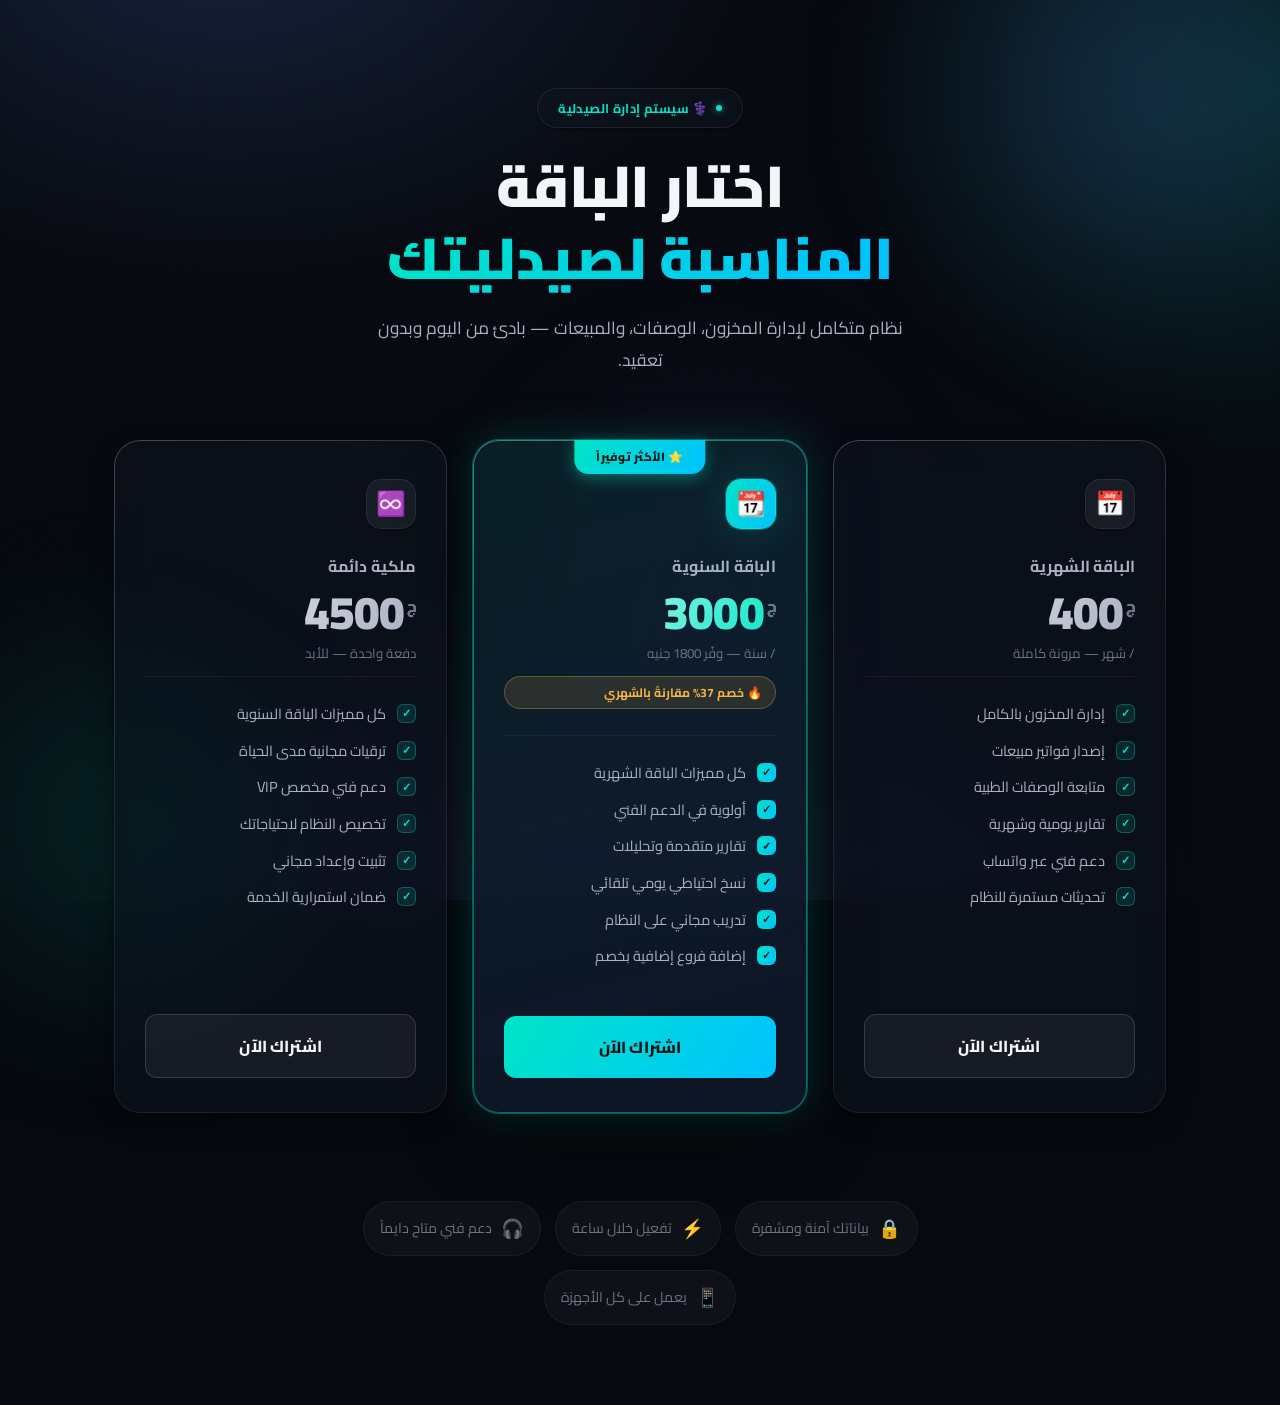
<file: NEW pharmacy-subscriptions.html>
<!DOCTYPE html>
<html lang="ar" dir="rtl">
<head>
  <meta charset="UTF-8" />
  <meta name="viewport" content="width=device-width, initial-scale=1.0" />
  <title>اشتراك سيستم الصيدلية</title>
  <link rel="preconnect" href="https://fonts.googleapis.com">
  <link rel="preconnect" href="https://fonts.gstatic.com" crossorigin>
  <link href="https://fonts.googleapis.com/css2?family=Cairo:wght@400;500;600;700;800;900&family=DM+Mono:wght@400;500&display=swap" rel="stylesheet" />
  <style>
    *, *::before, *::after { box-sizing: border-box; margin: 0; padding: 0; }

    /* ============================================================
       DESIGN TOKENS — matches pharmacy-admin.html system
       ============================================================ */
    :root {
      --bg-0:        #06090F;
      --bg-1:        #090D16;

      --surface:        rgba(255,255,255,.035);
      --surface-2:      rgba(255,255,255,.055);
      --surface-hover:  rgba(255,255,255,.075);
      --glass:          rgba(16,20,32,.55);
      --glass-strong:   rgba(13,17,28,.72);

      --border:         rgba(255,255,255,.08);
      --border-soft:    rgba(255,255,255,.05);
      --border-strong:  rgba(255,255,255,.14);

      --text:           #F3F5F9;
      --text-secondary: #A9B2C3;
      --text-muted:     #6B7488;

      --primary:        #5B8CFF;
      --primary-2:      #8B6CFF;
      --accent:         #00E5C7;
      --accent-2:       #00C2FF;
      --gold:           #F5B544;

      --success:        #34D399;
      --warn:            #FBBF52;
      --danger:          #FB7185;

      --grad-primary:    linear-gradient(135deg, #5B8CFF 0%, #8B6CFF 60%, #00E5C7 130%);
      --grad-accent:     linear-gradient(120deg, #00E5C7 0%, #00C2FF 100%);
      --grad-gold:       linear-gradient(120deg, #F5B544 0%, #F97B6B 100%);
      --grad-text:       linear-gradient(120deg, #F3F5F9 0%, #A9B2C3 100%);

      --glow-primary:    0 0 0 1px rgba(91,140,255,.4), 0 0 40px rgba(91,140,255,.22);
      --glow-accent:     0 0 0 1px rgba(0,229,199,.35), 0 0 40px rgba(0,229,199,.18);
      --glow-soft:       0 0 32px rgba(91,140,255,.12);

      --shadow-sm:   0 1px 2px rgba(0,0,0,.4);
      --shadow-md:   0 8px 24px rgba(0,0,0,.35), 0 2px 6px rgba(0,0,0,.25);
      --shadow-lg:   0 24px 60px rgba(0,0,0,.5), 0 8px 20px rgba(0,0,0,.3);
      --shadow-xl:   0 40px 100px rgba(0,0,0,.55), 0 0 1px rgba(255,255,255,.08) inset;

      --radius-sm:   8px;
      --radius-md:   12px;
      --radius-lg:   18px;
      --radius-xl:   26px;
      --radius-full: 999px;

      --ease:        cubic-bezier(.16,1,.3,1);
      --ease-spring: cubic-bezier(.34,1.56,.64,1);
    }

    html { scroll-behavior: smooth; }

    body {
      font-family: 'Cairo', sans-serif;
      background: var(--bg-0);
      color: var(--text);
      min-height: 100vh;
      direction: rtl;
      position: relative;
      overflow-x: hidden;
      -webkit-font-smoothing: antialiased;
    }

    ::selection { background: rgba(91,140,255,.35); color: #fff; }
    ::-webkit-scrollbar { width: 9px; height: 9px; }
    ::-webkit-scrollbar-track { background: transparent; }
    ::-webkit-scrollbar-thumb { background: rgba(255,255,255,.12); border-radius: 99px; border: 2px solid transparent; background-clip: padding-box; }
    ::-webkit-scrollbar-thumb:hover { background: rgba(255,255,255,.22); background-clip: padding-box; }

    /* ── AMBIENT BACKGROUND ── */
    .bg-mesh {
      position: fixed; inset: 0; z-index: 0; pointer-events: none;
      background:
        radial-gradient(900px 600px at 18% -8%, rgba(91,140,255,.18), transparent 60%),
        radial-gradient(800px 700px at 100% 10%, rgba(0,229,199,.13), transparent 55%),
        radial-gradient(1000px 800px at 50% 115%, rgba(139,108,255,.12), transparent 60%),
        var(--bg-0);
    }
    .bg-noise {
      position: fixed; inset: 0; z-index: 0; pointer-events: none;
      opacity: .035; mix-blend-mode: overlay;
      background-image: url("data:image/svg+xml,%3Csvg xmlns='http://www.w3.org/2000/svg' width='160' height='160'%3E%3Cfilter id='n'%3E%3CfeTurbulence type='fractalNoise' baseFrequency='0.9' numOctaves='2' stitchTiles='stitch'/%3E%3C/filter%3E%3Crect width='100%25' height='100%25' filter='url(%23n)'/%3E%3C/svg%3E");
    }
    .orb {
      position: fixed; border-radius: 50%; filter: blur(100px);
      pointer-events: none; z-index: 0; opacity: .55;
      animation: float-orb 18s ease-in-out infinite;
    }
    .orb-1 { width: 460px; height: 460px; top: -140px; right: -100px; background: radial-gradient(circle, rgba(91,140,255,.5), transparent 70%); animation-delay: 0s; }
    .orb-2 { width: 400px; height: 400px; bottom: -120px; left: -80px; background: radial-gradient(circle, rgba(0,229,199,.4), transparent 70%); animation-delay: -6s; }
    .orb-3 { width: 340px; height: 340px; top: 42%; left: 42%; background: radial-gradient(circle, rgba(139,108,255,.32), transparent 70%); animation-delay: -12s; }

    @keyframes float-orb {
      0%, 100% { transform: translate(0,0) scale(1); }
      33%      { transform: translate(24px,-32px) scale(1.07); }
      66%      { transform: translate(-28px,20px) scale(.95); }
    }
    @keyframes fade-up { from { opacity: 0; transform: translateY(18px); } to { opacity: 1; transform: translateY(0); } }
    @keyframes fade-in { from { opacity: 0; } to { opacity: 1; } }
    @keyframes scale-in { from { opacity: 0; transform: translateY(20px) scale(.97); } to { opacity: 1; transform: translateY(0) scale(1); } }
    @keyframes glow-pulse { 0%, 100% { box-shadow: var(--glow-accent); } 50% { box-shadow: 0 0 0 1px rgba(0,229,199,.5), 0 0 70px rgba(0,229,199,.4); } }
    @keyframes badge-pulse { 0%, 100% { transform: translateX(-50%) scale(1); } 50% { transform: translateX(-50%) scale(1.04); } }
    @keyframes shimmer-text { 0% { background-position: 0% 50%; } 100% { background-position: 200% 50%; } }
    @keyframes cta-pulse { 0%, 100% { box-shadow: 0 4px 20px rgba(0,229,199,.35), 0 0 0 0 rgba(0,229,199,.5); } 50% { box-shadow: 0 4px 28px rgba(0,229,199,.5), 0 0 0 8px rgba(0,229,199,0); } }
    @keyframes check-pop { from { opacity: 0; transform: translateX(8px); } to { opacity: 1; transform: translateX(0); } }
    @keyframes spin { to { transform: rotate(360deg); } }

    /* ── HEADER ── */
    header {
      text-align: center;
      padding: 88px 24px 64px;
      position: relative;
      z-index: 1;
      overflow: hidden;
      animation: fade-up .6s var(--ease) both;
    }
    .badge {
      display: inline-flex;
      align-items: center;
      gap: 7px;
      background: var(--glass);
      backdrop-filter: blur(14px);
      border: 1px solid var(--border);
      color: var(--accent);
      font-size: .8rem;
      font-weight: 700;
      letter-spacing: .03em;
      padding: 7px 20px;
      border-radius: var(--radius-full);
      margin-bottom: 22px;
      box-shadow: var(--shadow-sm);
    }
    .badge .pulse-dot { width: 6px; height: 6px; border-radius: 50%; background: var(--accent); box-shadow: 0 0 8px rgba(0,229,199,.8); animation: glow-pulse 2.4s ease-in-out infinite; }
    header h1 {
      font-size: clamp(2.1rem, 5vw, 3.6rem);
      font-weight: 900;
      line-height: 1.25;
      color: var(--text);
      margin-bottom: 18px;
      letter-spacing: -.01em;
    }
    header h1 span {
      background: linear-gradient(120deg, var(--accent), var(--accent-2), var(--accent));
      background-size: 200% auto;
      -webkit-background-clip: text;
      background-clip: text;
      -webkit-text-fill-color: transparent;
      animation: shimmer-text 4s linear infinite;
    }
    header p {
      font-size: 1.08rem;
      color: var(--text-secondary);
      max-width: 560px;
      margin: 0 auto;
      line-height: 1.85;
    }

    /* ── PLANS GRID ── */
    .plans {
      display: grid;
      grid-template-columns: repeat(auto-fit, minmax(290px, 1fr));
      gap: 26px;
      max-width: 1100px;
      margin: 0 auto;
      padding: 0 24px 88px;
      position: relative;
      z-index: 1;
    }

    .card {
      background: var(--glass);
      backdrop-filter: blur(20px) saturate(140%);
      -webkit-backdrop-filter: blur(20px) saturate(140%);
      border: 1px solid var(--border);
      border-radius: var(--radius-xl);
      padding: 38px 30px 34px;
      display: flex;
      flex-direction: column;
      position: relative;
      box-shadow: var(--shadow-md);
      transition: transform .4s var(--ease), box-shadow .4s var(--ease), border-color .4s var(--ease);
      animation: fade-up .6s var(--ease) both;
    }
    .plans .card:nth-child(1) { animation-delay: .05s; }
    .plans .card:nth-child(2) { animation-delay: .14s; }
    .plans .card:nth-child(3) { animation-delay: .23s; }

    .card::before {
      content: '';
      position: absolute;
      inset: -1px;
      border-radius: inherit;
      padding: 1px;
      background: linear-gradient(150deg, rgba(255,255,255,.18), transparent 45%);
      -webkit-mask: linear-gradient(#000 0 0) content-box, linear-gradient(#000 0 0);
      -webkit-mask-composite: xor;
      mask-composite: exclude;
      pointer-events: none;
    }
    .card:hover {
      transform: translateY(-8px);
      border-color: rgba(91,140,255,.35);
      box-shadow: var(--shadow-lg), var(--glow-soft);
    }

    .card.featured {
      border-color: rgba(0,229,199,.4);
      background: linear-gradient(165deg, rgba(0,229,199,.08) 0%, rgba(91,140,255,.06) 100%), var(--glass-strong);
      box-shadow: var(--glow-accent), var(--shadow-lg);
      animation: fade-up .6s var(--ease) both .14s, glow-pulse 3.4s ease-in-out infinite 1s;
    }
    .card.featured:hover { transform: translateY(-10px) scale(1.015); }

    .ribbon {
      position: absolute;
      top: -1px;
      left: 50%;
      transform: translateX(-50%);
      background: var(--grad-accent);
      color: #06120F;
      font-size: .74rem;
      font-weight: 800;
      padding: 6px 22px;
      border-radius: 0 0 14px 14px;
      white-space: nowrap;
      letter-spacing: .03em;
      box-shadow: 0 4px 16px rgba(0,229,199,.4);
      animation: badge-pulse 2.6s ease-in-out infinite;
    }

    .plan-icon {
      width: 50px; height: 50px;
      background: var(--surface-2);
      border: 1px solid var(--border);
      border-radius: 15px;
      display: flex; align-items: center; justify-content: center;
      font-size: 1.5rem;
      margin-bottom: 22px;
      box-shadow: var(--shadow-sm);
    }
    .card.featured .plan-icon {
      background: var(--grad-accent);
      box-shadow: var(--glow-accent);
    }

    .plan-name {
      font-size: 1rem;
      font-weight: 700;
      color: var(--text-secondary);
      margin-bottom: 8px;
      letter-spacing: .01em;
    }
    .price {
      font-size: 2.9rem;
      font-weight: 900;
      line-height: 1;
      margin-bottom: 6px;
      letter-spacing: -.02em;
      background: var(--grad-text);
      -webkit-background-clip: text;
      background-clip: text;
      -webkit-text-fill-color: transparent;
      display: inline-block;
    }
    .card.featured .price {
      background: linear-gradient(120deg, #fff 0%, var(--accent) 50%, #fff 100%);
      background-size: 220% auto;
      -webkit-background-clip: text;
      background-clip: text;
      -webkit-text-fill-color: transparent;
      animation: shimmer-text 3.5s linear infinite;
    }
    .price sup { font-size: 1rem; font-weight: 700; vertical-align: super; margin-left: 3px; -webkit-text-fill-color: var(--text-muted); }
    .price-note {
      font-size: .83rem;
      color: var(--text-muted);
      margin-bottom: 10px;
    }
    .saving {
      display: inline-flex;
      align-items: center;
      gap: 5px;
      background: rgba(245,181,68,.13);
      border: 1px solid rgba(245,181,68,.3);
      color: var(--gold);
      font-size: .76rem;
      font-weight: 700;
      padding: 4px 13px;
      border-radius: var(--radius-full);
      margin-bottom: 26px;
    }

    .divider {
      border: none;
      border-top: 1px solid var(--border-soft);
      margin-bottom: 26px;
    }

    .features {
      list-style: none;
      margin-bottom: 34px;
      flex: 1;
    }
    .features li {
      display: flex;
      align-items: flex-start;
      gap: 11px;
      font-size: .91rem;
      color: var(--text-secondary);
      margin-bottom: 14px;
      line-height: 1.55;
      opacity: 0;
      animation: check-pop .5s var(--ease) forwards;
    }
    .features li:nth-child(1) { animation-delay: .05s; }
    .features li:nth-child(2) { animation-delay: .12s; }
    .features li:nth-child(3) { animation-delay: .19s; }
    .features li:nth-child(4) { animation-delay: .26s; }
    .features li:nth-child(5) { animation-delay: .33s; }
    .features li:nth-child(6) { animation-delay: .40s; }
    .features li .check {
      width: 19px; height: 19px;
      border-radius: 6px;
      background: rgba(0,229,199,.12);
      border: 1px solid rgba(0,229,199,.3);
      display: flex; align-items: center; justify-content: center;
      flex-shrink: 0;
      margin-top: 1px;
      color: var(--accent);
      font-size: .68rem;
      font-weight: 800;
    }
    .card.featured .features li .check {
      background: var(--grad-accent);
      color: #06120F;
      border-color: transparent;
    }

    .btn-subscribe {
      width: 100%;
      padding: 16px;
      border: none;
      border-radius: var(--radius-md);
      font-family: 'Cairo', sans-serif;
      font-size: 1rem;
      font-weight: 800;
      cursor: pointer;
      transition: transform .2s var(--ease-spring), box-shadow .3s var(--ease), background .2s, border-color .2s;
      letter-spacing: .01em;
      position: relative;
    }
    .btn-subscribe:hover  { transform: translateY(-2px); }
    .btn-subscribe:active { transform: scale(.96); }

    .card:not(.featured) .btn-subscribe {
      background: var(--surface-2);
      color: var(--text);
      border: 1px solid var(--border-strong);
    }
    .card:not(.featured) .btn-subscribe:hover {
      border-color: rgba(0,229,199,.45);
      color: var(--accent);
      background: rgba(0,229,199,.08);
      box-shadow: 0 8px 24px rgba(0,229,199,.12);
    }
    .card.featured .btn-subscribe {
      background: var(--grad-accent);
      color: #06120F;
      animation: cta-pulse 2.6s ease-in-out infinite;
    }
    .card.featured .btn-subscribe:hover { animation: none; box-shadow: 0 10px 32px rgba(0,229,199,.5); }

    /* ── TRUST STRIP ── */
    .trust {
      text-align: center;
      padding: 0 24px 80px;
      color: var(--text-muted);
      font-size: .88rem;
      position: relative;
      z-index: 1;
      animation: fade-up .6s var(--ease) both .3s;
    }
    .trust-items {
      display: flex;
      flex-wrap: wrap;
      justify-content: center;
      gap: 14px;
      max-width: 760px;
      margin: 0 auto;
    }
    .trust-item {
      display: flex; align-items: center; gap: 9px;
      background: var(--surface);
      border: 1px solid var(--border-soft);
      padding: 9px 16px;
      border-radius: var(--radius-full);
      transition: border-color .25s, background .25s, transform .25s var(--ease);
    }
    .trust-item:hover { border-color: rgba(91,140,255,.3); background: var(--surface-hover); transform: translateY(-2px); }
    .trust-item span:first-child { font-size: 1.15rem; }

    /* ── MODAL OVERLAY ── */
    .overlay {
      display: none;
      position: fixed;
      inset: 0;
      background: rgba(4,6,12,.7);
      backdrop-filter: blur(12px);
      -webkit-backdrop-filter: blur(12px);
      z-index: 100;
      align-items: center;
      justify-content: center;
      padding: 16px;
      animation: fade-in .25s var(--ease);
    }
    .overlay.active { display: flex; }

    .modal {
      background: linear-gradient(165deg, #11151F 0%, #0C1019 100%);
      border: 1px solid var(--border-strong);
      border-radius: var(--radius-xl);
      padding: 42px 38px 38px;
      max-width: 500px;
      width: 100%;
      position: relative;
      box-shadow: var(--shadow-xl);
      animation: scale-in .4s var(--ease-spring);
    }

    .modal-close {
      position: absolute;
      top: 18px;
      left: 18px;
      background: var(--surface-2);
      border: 1px solid var(--border);
      color: var(--text-muted);
      width: 34px; height: 34px;
      border-radius: 50%;
      font-size: 1.05rem;
      cursor: pointer;
      display: flex; align-items: center; justify-content: center;
      transition: background .2s, color .2s, transform .2s var(--ease);
    }
    .modal-close:hover { background: var(--surface-hover); color: #fff; transform: rotate(90deg); }

    .modal h2 {
      font-size: 1.45rem;
      font-weight: 800;
      margin-bottom: 7px;
      color: var(--text);
    }
    .modal .subtitle {
      font-size: .89rem;
      color: var(--text-muted);
      margin-bottom: 30px;
    }

    .payment-box {
      background: linear-gradient(135deg, rgba(0,229,199,.08), rgba(91,140,255,.05));
      border: 1px solid rgba(0,229,199,.25);
      border-radius: var(--radius-lg);
      padding: 20px 22px;
      margin-bottom: 26px;
      position: relative;
      overflow: hidden;
    }
    .payment-box .label {
      font-size: .78rem;
      font-weight: 700;
      color: var(--accent);
      margin-bottom: 8px;
      text-transform: uppercase;
      letter-spacing: .05em;
    }
    .payment-row {
      display: flex;
      align-items: center;
      justify-content: space-between;
      margin-bottom: 10px;
    }
    .payment-row:last-child { margin-bottom: 0; }
    .payment-row .val {
      font-size: 1.05rem;
      font-weight: 700;
      color: var(--text);
      font-family: 'DM Mono', monospace;
      letter-spacing: .3px;
    }
    .payment-row .copy-btn {
      background: var(--surface-2);
      border: 1px solid var(--border);
      color: var(--text-secondary);
      font-family: 'Cairo', sans-serif;
      font-size: .75rem;
      font-weight: 700;
      padding: 5px 13px;
      border-radius: var(--radius-sm);
      cursor: pointer;
      transition: background .2s, color .2s, border-color .2s;
    }
    .payment-row .copy-btn:hover { background: rgba(0,229,199,.12); color: var(--accent); border-color: rgba(0,229,199,.4); }
    .amount-highlight {
      font-size: 1.65rem;
      font-weight: 900;
      background: var(--grad-gold);
      -webkit-background-clip: text;
      background-clip: text;
      -webkit-text-fill-color: transparent;
    }

    .form-group { margin-bottom: 18px; position: relative; }
    .form-group label {
      display: block;
      font-size: .82rem;
      font-weight: 700;
      color: var(--text-secondary);
      margin-bottom: 8px;
      letter-spacing: .01em;
    }
    .form-group input {
      width: 100%;
      background: var(--surface);
      border: 1px solid var(--border);
      border-radius: var(--radius-md);
      color: var(--text);
      font-family: 'Cairo', sans-serif;
      font-size: .95rem;
      padding: 13px 16px;
      outline: none;
      transition: border-color .2s var(--ease), background .2s, box-shadow .2s var(--ease);
      direction: rtl;
    }
    .form-group input:focus {
      border-color: rgba(0,229,199,.5);
      background: var(--surface-2);
      box-shadow: 0 0 0 4px rgba(0,229,199,.12);
    }
    .form-group input::placeholder { color: var(--text-muted); }

    .confirm-check {
      display: flex;
      align-items: flex-start;
      gap: 11px;
      margin-bottom: 24px;
      cursor: pointer;
      padding: 13px 14px;
      border-radius: var(--radius-md);
      background: var(--surface);
      border: 1px solid var(--border-soft);
      transition: border-color .2s, background .2s;
    }
    .confirm-check:hover { border-color: var(--border-strong); }
    .confirm-check input[type=checkbox] {
      width: 19px; height: 19px;
      flex-shrink: 0;
      accent-color: var(--accent);
      margin-top: 2px;
      cursor: pointer;
    }
    .confirm-check span {
      font-size: .85rem;
      color: var(--text-secondary);
      line-height: 1.6;
    }

    .btn-submit {
      width: 100%;
      padding: 16px;
      background: var(--grad-accent);
      border: none;
      border-radius: var(--radius-md);
      color: #06120F;
      font-family: 'Cairo', sans-serif;
      font-size: 1rem;
      font-weight: 800;
      cursor: pointer;
      transition: transform .2s var(--ease-spring), box-shadow .3s var(--ease), opacity .2s;
      box-shadow: 0 6px 24px rgba(0,229,199,.32);
    }
    .btn-submit:hover    { transform: translateY(-2px); box-shadow: 0 10px 32px rgba(0,229,199,.45); }
    .btn-submit:active   { transform: scale(.97); }
    .btn-submit:disabled { opacity: .5; cursor: not-allowed; transform: none; box-shadow: none; }

    /* ── SUCCESS ── */
    .success-screen {
      display: none;
      text-align: center;
      padding: 14px 0;
    }
    .success-screen.active { display: block; animation: scale-in .45s var(--ease-spring); }
    .success-icon {
      width: 78px; height: 78px;
      background: var(--grad-accent);
      border-radius: 50%;
      display: flex; align-items: center; justify-content: center;
      font-size: 2.1rem;
      margin: 0 auto 22px;
      box-shadow: var(--glow-accent);
      animation: glow-pulse 2.4s ease-in-out infinite;
    }
    .success-screen h3 {
      font-size: 1.4rem;
      font-weight: 800;
      color: var(--text);
      margin-bottom: 12px;
    }
    .success-screen p {
      color: var(--text-secondary);
      font-size: .93rem;
      line-height: 1.75;
    }

    .form-screen { }

    /* ── ERROR MSG ── */
    .error-msg {
      background: rgba(251,113,133,.1);
      border: 1px solid rgba(251,113,133,.3);
      color: #fca5a5;
      border-radius: var(--radius-md);
      padding: 11px 15px;
      font-size: .82rem;
      margin-bottom: 16px;
      display: none;
      animation: fade-up .3s var(--ease) both;
    }
    .error-msg.active { display: block; }

    /* ── RESPONSIVE ── */
    @media (max-width: 600px) {
      header { padding: 56px 20px 46px; }
      .modal { padding: 36px 24px 30px; }
      .plans { padding: 0 16px 64px; }
      .card { padding: 32px 24px 28px; }
    }
  </style>
</head>
<body>

  <div class="bg-mesh"></div>
  <div class="bg-noise"></div>
  <div class="orb orb-1"></div>
  <div class="orb orb-2"></div>
  <div class="orb orb-3"></div>

  <!-- HEADER -->
  <header>
    <div class="badge"><span class="pulse-dot"></span>⚕️ سيستم إدارة الصيدلية</div>
    <h1>اختار الباقة<br/><span>المناسبة لصيدليتك</span></h1>
    <p>نظام متكامل لإدارة المخزون، الوصفات، والمبيعات — بادئ من اليوم وبدون تعقيد.</p>
  </header>

  <!-- PLANS -->
  <div class="plans">

    <!-- Card 1: Monthly -->
    <div class="card">
      <div class="plan-icon">📅</div>
      <div class="plan-name">الباقة الشهرية</div>
      <div class="price"><sup>ج</sup>400</div>
      <div class="price-note">/ شهر — مرونة كاملة</div>
      <hr class="divider"/>
      <ul class="features">
        <li><span class="check">✓</span>إدارة المخزون بالكامل</li>
        <li><span class="check">✓</span>إصدار فواتير مبيعات</li>
        <li><span class="check">✓</span>متابعة الوصفات الطبية</li>
        <li><span class="check">✓</span>تقارير يومية وشهرية</li>
        <li><span class="check">✓</span>دعم فني عبر واتساب</li>
        <li><span class="check">✓</span>تحديثات مستمرة للنظام</li>
      </ul>
      <button class="btn-subscribe" onclick="openModal('monthly', 400)">اشتراك الآن</button>
    </div>

    <!-- Card 2: Annual (FEATURED) -->
    <div class="card featured">
      <div class="ribbon">⭐ الأكثر توفيراً</div>
      <div class="plan-icon">📆</div>
      <div class="plan-name">الباقة السنوية</div>
      <div class="price"><sup>ج</sup>3000</div>
      <div class="price-note">/ سنة — وفّر 1800 جنيه</div>
      <span class="saving">🔥 خصم 37% مقارنةً بالشهري</span>
      <hr class="divider"/>
      <ul class="features">
        <li><span class="check">✓</span>كل مميزات الباقة الشهرية</li>
        <li><span class="check">✓</span>أولوية في الدعم الفني</li>
        <li><span class="check">✓</span>تقارير متقدمة وتحليلات</li>
        <li><span class="check">✓</span>نسخ احتياطي يومي تلقائي</li>
        <li><span class="check">✓</span>تدريب مجاني على النظام</li>
        <li><span class="check">✓</span>إضافة فروع إضافية بخصم</li>
      </ul>
      <button class="btn-subscribe" onclick="openModal('annual', 3000)">اشتراك الآن</button>
    </div>

    <!-- Card 3: Lifetime -->
    <div class="card">
      <div class="plan-icon">♾️</div>
      <div class="plan-name">ملكية دائمة</div>
      <div class="price"><sup>ج</sup>4500</div>
      <div class="price-note">دفعة واحدة — للأبد</div>
      <hr class="divider"/>
      <ul class="features">
        <li><span class="check">✓</span>كل مميزات الباقة السنوية</li>
        <li><span class="check">✓</span>ترقيات مجانية مدى الحياة</li>
        <li><span class="check">✓</span>دعم فني مخصص VIP</li>
        <li><span class="check">✓</span>تخصيص النظام لاحتياجاتك</li>
        <li><span class="check">✓</span>تثبيت وإعداد مجاني</li>
        <li><span class="check">✓</span>ضمان استمرارية الخدمة</li>
      </ul>
      <button class="btn-subscribe" onclick="openModal('lifetime', 4500)">اشتراك الآن</button>
    </div>

  </div>

  <!-- TRUST STRIP -->
  <div class="trust">
    <div class="trust-items">
      <div class="trust-item"><span>🔒</span><span>بياناتك آمنة ومشفرة</span></div>
      <div class="trust-item"><span>⚡</span><span>تفعيل خلال ساعة</span></div>
      <div class="trust-item"><span>🎧</span><span>دعم فني متاح دايماً</span></div>
      <div class="trust-item"><span>📱</span><span>يعمل على كل الأجهزة</span></div>
    </div>
  </div>

  <!-- MODAL -->
  <div class="overlay" id="overlay" onclick="handleOverlayClick(event)">
    <div class="modal">
      <button class="modal-close" onclick="closeModal()">✕</button>

      <!-- Form Screen -->
      <div class="form-screen" id="formScreen">
        <h2>🧾 إتمام الاشتراك</h2>
        <p class="subtitle" id="modalSubtitle">الباقة الشهرية – 400 جنيه</p>

        <div class="payment-box">
          <div class="label">بيانات الدفع — إنستا باي</div>
          <div class="payment-row">
            <span style="color:var(--text-muted);font-size:.85rem;">رقم إنستا باي</span>
            <div style="display:flex;align-items:center;gap:8px;">
              <span class="val" id="instapayNum">01012345678</span>
              <button class="copy-btn" onclick="copyText('01012345678', this)">نسخ</button>
            </div>
          </div>
          <div class="payment-row">
            <span style="color:var(--text-muted);font-size:.85rem;">المبلغ المطلوب</span>
            <span class="amount-highlight" id="modalAmount">400 جنيه</span>
          </div>
        </div>

        <div class="form-group">
          <label>اسم الصيدلية</label>
          <input type="text" id="pharmacyName" placeholder="مثال: صيدلية الشفاء" />
        </div>
        <div class="form-group">
          <label>رقم التليفون (واتساب)</label>
          <input type="tel" id="phoneNumber" placeholder="01xxxxxxxxx" />
        </div>

        <label class="confirm-check">
          <input type="checkbox" id="confirmCheck" />
          <span>تأكيد إني دفعت المبلغ المطلوب على رقم إنستا باي أعلاه</span>
        </label>

        <div class="error-msg" id="errorMsg">⚠️ برجاء ملء جميع البيانات والتأكيد على الدفع</div>

        <button class="btn-submit" id="submitBtn" onclick="submitOrder()">
          ✅ أكّد الاشتراك
        </button>
      </div>

      <!-- Success Screen -->
      <div class="success-screen" id="successScreen">
        <div class="success-icon">🎉</div>
        <h3>شكراً جزيلاً!</h3>
        <p>استلمنا طلبك بنجاح.<br/>هنبعتلك كود التفعيل على واتساب<br/><strong style="color:var(--accent);">خلال ساعة إن شاء الله ✨</strong></p>
      </div>
    </div>
  </div>

  <script>
    // ── Supabase config ──
    const SUPABASE_URL = 'https://uqfiiyiekvqtlbmtxryh.supabase.co';
    const SUPABASE_KEY = 'sb_publishable_gK7kCy2RWpFe1lV4TWzwnQ_pNxQBNpH';

    const planLabels = {
      monthly:  'شهري',
      annual:   'سنوي',
      lifetime: 'ملكية دائمة'
    };

    let currentPlan = null;
    let currentAmount = null;

    function openModal(plan, amount) {
      currentPlan   = plan;
      currentAmount = amount;

      document.getElementById('modalSubtitle').textContent =
        `الباقة ${planLabels[plan]} – ${amount.toLocaleString('ar-EG')} جنيه`;
      document.getElementById('modalAmount').textContent =
        `${amount.toLocaleString('ar-EG')} جنيه`;

      // Reset form
      document.getElementById('pharmacyName').value  = '';
      document.getElementById('phoneNumber').value   = '';
      document.getElementById('confirmCheck').checked = false;
      document.getElementById('errorMsg').classList.remove('active');
      document.getElementById('formScreen').style.display    = 'block';
      document.getElementById('successScreen').classList.remove('active');

      document.getElementById('overlay').classList.add('active');
      document.body.style.overflow = 'hidden';
    }

    function closeModal() {
      document.getElementById('overlay').classList.remove('active');
      document.body.style.overflow = '';
    }

    function handleOverlayClick(e) {
      if (e.target === document.getElementById('overlay')) closeModal();
    }

    function copyText(text, btn) {
      navigator.clipboard.writeText(text).then(() => {
        const orig = btn.textContent;
        btn.textContent = 'تم ✓';
        setTimeout(() => btn.textContent = orig, 1800);
      });
    }

    async function submitOrder() {
      const name    = document.getElementById('pharmacyName').value.trim();
      const phone   = document.getElementById('phoneNumber').value.trim();
      const checked = document.getElementById('confirmCheck').checked;
      const errEl   = document.getElementById('errorMsg');

      if (!name || !phone || !checked) {
        errEl.classList.add('active');
        return;
      }
      errEl.classList.remove('active');

      const btn = document.getElementById('submitBtn');
      btn.disabled    = true;
      btn.textContent = '⏳ جاري الإرسال...';

      try {
        const res = await fetch(`${SUPABASE_URL}/rest/v1/orders`, {
          method: 'POST',
          headers: {
            'Content-Type':  'application/json',
            'apikey':        SUPABASE_KEY,
            'Authorization': `Bearer ${SUPABASE_KEY}`,
            'Prefer':        'return=minimal'
          },
          body: JSON.stringify({
            pharmacy_name: name,
            phone:         phone,
            plan:          currentPlan,
            amount:        currentAmount,
            confirmed_payment: true,
            created_at:    new Date().toISOString()
          })
        });

        if (!res.ok) throw new Error(`HTTP ${res.status}`);

        document.getElementById('formScreen').style.display = 'none';
        document.getElementById('successScreen').classList.add('active');

      } catch (err) {
        console.error(err);
        errEl.textContent = '⚠️ حصل خطأ أثناء الإرسال، حاول تاني بعد شوية.';
        errEl.classList.add('active');
      } finally {
        btn.disabled    = false;
        btn.textContent = '✅ أكّد الاشتراك';
      }
    }

    // Close on Escape
    document.addEventListener('keydown', e => {
      if (e.key === 'Escape') closeModal();
    });
  </script>
</body>
</html>
</file>
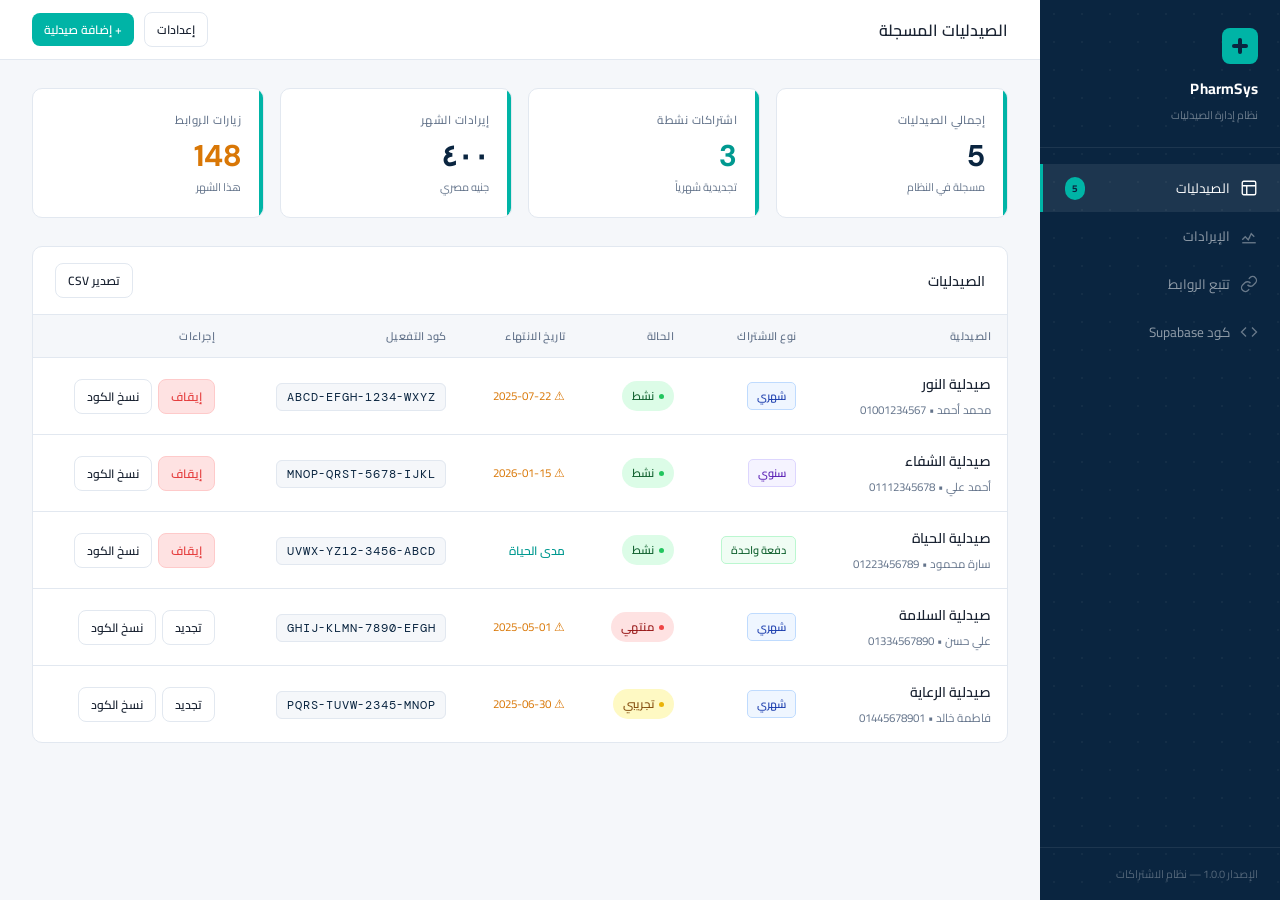
<file: pharmacy-admin OLD .html>
<!DOCTYPE html>
<html lang="ar" dir="rtl">
<head>
<meta charset="UTF-8">
<meta name="viewport" content="width=device-width, initial-scale=1.0">
<title>لوحة تحكم — سيستم الصيدلية</title>
<link rel="preconnect" href="https://fonts.googleapis.com">
<link href="https://fonts.googleapis.com/css2?family=DM+Sans:wght@300;400;500;600&family=DM+Mono:wght@400;500&family=Cairo:wght@300;400;600;700&display=swap" rel="stylesheet">
<style>
/* ===== RESET & BASE ===== */
*, *::before, *::after { box-sizing: border-box; margin: 0; padding: 0; }
:root {
  --navy:    #0A2540;
  --navy-2:  #112E4D;
  --navy-3:  #1A3A5C;
  --teal:    #00B4A6;
  --teal-d:  #009990;
  --teal-bg: #E6F8F7;
  --white:   #FFFFFF;
  --off:     #F5F7FA;
  --border:  #E2E8F0;
  --text:    #1A2332;
  --muted:   #64748B;
  --danger:  #E53E3E;
  --warn:    #D97706;
  --success: #059669;
  --sidebar: 240px;
  --radius:  10px;
  --shadow:  0 1px 3px rgba(10,37,64,.06), 0 4px 16px rgba(10,37,64,.08);
}
html { font-size: 15px; }
body {
  font-family: 'Cairo', 'DM Sans', sans-serif;
  background: var(--off);
  color: var(--text);
  min-height: 100vh;
  display: flex;
}

/* ===== SIDEBAR ===== */
.sidebar {
  width: var(--sidebar);
  background: var(--navy);
  min-height: 100vh;
  position: fixed;
  right: 0; top: 0;
  display: flex;
  flex-direction: column;
  z-index: 10;
  overflow: hidden;
}
/* cross/plus texture */
.sidebar::before {
  content: '';
  position: absolute;
  inset: 0;
  background-image: radial-gradient(circle, rgba(255,255,255,.04) 1px, transparent 1px);
  background-size: 28px 28px;
  pointer-events: none;
}
.sidebar-logo {
  padding: 28px 22px 22px;
  border-bottom: 1px solid rgba(255,255,255,.08);
  position: relative;
}
.logo-mark {
  width: 36px; height: 36px;
  background: var(--teal);
  border-radius: 8px;
  display: flex; align-items: center; justify-content: center;
  margin-bottom: 10px;
}
.logo-cross {
  width: 16px; height: 16px;
  position: relative;
}
.logo-cross::before, .logo-cross::after {
  content: '';
  position: absolute;
  background: var(--navy);
  border-radius: 2px;
}
.logo-cross::before { width: 4px; height: 16px; left: 6px; top: 0; }
.logo-cross::after  { width: 16px; height: 4px; left: 0; top: 6px; }
.logo-text { color: white; font-size: 15px; font-weight: 700; letter-spacing: .2px; }
.logo-sub  { color: rgba(255,255,255,.4); font-size: 11px; margin-top: 2px; }

.nav { padding: 16px 0; flex: 1; }
.nav-item {
  display: flex; align-items: center; gap: 10px;
  padding: 11px 22px;
  color: rgba(255,255,255,.55);
  font-size: 13.5px;
  cursor: pointer;
  transition: all .15s;
  border-left: 3px solid transparent;
  position: relative;
}
.nav-item:hover { color: rgba(255,255,255,.85); background: rgba(255,255,255,.05); }
.nav-item.active {
  color: white;
  background: rgba(255,255,255,.08);
  border-left-color: var(--teal);
}
.nav-icon {
  width: 18px; height: 18px;
  opacity: .7;
  flex-shrink: 0;
}
.nav-item.active .nav-icon { opacity: 1; }
.nav-badge {
  margin-right: auto;
  background: var(--teal);
  color: var(--navy);
  font-size: 10px;
  font-weight: 700;
  padding: 2px 7px;
  border-radius: 99px;
}

.sidebar-footer {
  padding: 16px 22px;
  border-top: 1px solid rgba(255,255,255,.08);
  font-size: 11px;
  color: rgba(255,255,255,.3);
}

/* ===== MAIN ===== */
.main {
  margin-right: var(--sidebar);
  flex: 1;
  padding: 0;
  min-height: 100vh;
}
.topbar {
  background: var(--white);
  border-bottom: 1px solid var(--border);
  padding: 0 32px;
  height: 60px;
  display: flex;
  align-items: center;
  justify-content: space-between;
  position: sticky; top: 0; z-index: 5;
}
.topbar-title { font-size: 16px; font-weight: 600; }
.topbar-actions { display: flex; gap: 10px; align-items: center; }
.content { padding: 28px 32px; }

/* ===== PANELS ===== */
.panel { display: none; }
.panel.active { display: block; }

/* ===== METRICS ===== */
.metrics-grid {
  display: grid;
  grid-template-columns: repeat(4, 1fr);
  gap: 16px;
  margin-bottom: 28px;
}
.metric-card {
  background: var(--white);
  border: 1px solid var(--border);
  border-radius: var(--radius);
  padding: 20px 22px;
  position: relative;
  overflow: hidden;
  transition: box-shadow .2s;
}
.metric-card:hover { box-shadow: var(--shadow); }
.metric-card::after {
  content: '';
  position: absolute;
  top: 0; right: 0;
  width: 4px;
  height: 100%;
  background: var(--teal);
  border-radius: 0 var(--radius) var(--radius) 0;
}
.metric-label { font-size: 11.5px; color: var(--muted); font-weight: 500; text-transform: uppercase; letter-spacing: .5px; margin-bottom: 10px; }
.metric-val { font-size: 30px; font-weight: 700; line-height: 1; color: var(--navy); font-family: 'DM Sans', sans-serif; }
.metric-val.teal { color: var(--teal-d); }
.metric-val.warn { color: var(--warn); }
.metric-sub { font-size: 11px; color: var(--muted); margin-top: 6px; }

/* ===== SECTION CARD ===== */
.card {
  background: var(--white);
  border: 1px solid var(--border);
  border-radius: var(--radius);
  overflow: hidden;
}
.card-header {
  padding: 16px 22px;
  border-bottom: 1px solid var(--border);
  display: flex;
  align-items: center;
  justify-content: space-between;
}
.card-title { font-size: 14px; font-weight: 600; }
.card-body { padding: 22px; }

/* ===== TABLE ===== */
table { width: 100%; border-collapse: collapse; font-size: 13px; }
th {
  text-align: right;
  padding: 11px 16px;
  font-size: 11px;
  font-weight: 600;
  color: var(--muted);
  text-transform: uppercase;
  letter-spacing: .4px;
  background: var(--off);
  border-bottom: 1px solid var(--border);
}
td {
  padding: 13px 16px;
  border-bottom: 1px solid var(--border);
  vertical-align: middle;
}
tr:last-child td { border-bottom: none; }
tr:hover td { background: #FAFBFC; }

/* ===== BADGES ===== */
.badge {
  display: inline-flex; align-items: center; gap: 5px;
  padding: 4px 10px;
  border-radius: 99px;
  font-size: 11.5px;
  font-weight: 600;
}
.badge::before { content: ''; width: 5px; height: 5px; border-radius: 50%; }
.badge-active  { background: #DCFCE7; color: #166534; }
.badge-active::before  { background: #22C55E; }
.badge-expired { background: #FEE2E2; color: #991B1B; }
.badge-expired::before { background: #EF4444; }
.badge-trial   { background: #FEF9C3; color: #854D0E; }
.badge-trial::before   { background: #EAB308; }

.plan-badge {
  display: inline-block;
  padding: 3px 9px;
  border-radius: 5px;
  font-size: 11px;
  font-weight: 600;
  border: 1px solid;
}
.plan-monthly { background: #EFF6FF; color: #1E40AF; border-color: #BFDBFE; }
.plan-yearly  { background: #F5F3FF; color: #5B21B6; border-color: #DDD6FE; }
.plan-onetime { background: #F0FDF4; color: #166534; border-color: #BBF7D0; }

/* ===== KEY DISPLAY ===== */
.license-key {
  font-family: 'DM Mono', monospace;
  font-size: 12px;
  background: var(--off);
  border: 1px solid var(--border);
  padding: 5px 10px;
  border-radius: 6px;
  cursor: pointer;
  transition: all .15s;
  user-select: none;
  letter-spacing: .8px;
  color: var(--navy);
}
.license-key:hover { border-color: var(--teal); background: var(--teal-bg); color: var(--teal-d); }

/* ===== BUTTONS ===== */
.btn {
  display: inline-flex; align-items: center; gap: 6px;
  padding: 9px 18px;
  border-radius: 8px;
  font-size: 13.5px;
  font-weight: 600;
  cursor: pointer;
  font-family: 'Cairo', sans-serif;
  transition: all .15s;
  border: none;
}
.btn-primary { background: var(--teal); color: white; }
.btn-primary:hover { background: var(--teal-d); transform: translateY(-1px); box-shadow: 0 4px 12px rgba(0,180,166,.3); }
.btn-ghost { background: transparent; border: 1px solid var(--border); color: var(--text); }
.btn-ghost:hover { border-color: var(--teal); color: var(--teal-d); background: var(--teal-bg); }
.btn-danger { background: #FEE2E2; color: var(--danger); border: 1px solid #FECACA; }
.btn-danger:hover { background: #FECACA; }
.btn-sm { padding: 5px 12px; font-size: 12px; }
.btn-navy { background: var(--navy); color: white; }
.btn-navy:hover { background: var(--navy-2); }

/* ===== MODAL ===== */
.overlay {
  display: none;
  position: fixed; inset: 0;
  background: rgba(10,37,64,.5);
  backdrop-filter: blur(4px);
  z-index: 100;
  align-items: center;
  justify-content: center;
}
.overlay.open { display: flex; }
.modal {
  background: var(--white);
  border-radius: 14px;
  width: 500px;
  max-width: 95vw;
  box-shadow: 0 20px 60px rgba(10,37,64,.25);
  overflow: hidden;
}
.modal-head {
  background: var(--navy);
  padding: 20px 24px;
  color: white;
}
.modal-head h2 { font-size: 16px; font-weight: 600; }
.modal-head p  { font-size: 12px; opacity: .55; margin-top: 3px; }
.modal-body { padding: 24px; }
.modal-foot {
  padding: 16px 24px;
  border-top: 1px solid var(--border);
  display: flex; justify-content: flex-end; gap: 10px;
}
.form-row { display: grid; grid-template-columns: 1fr 1fr; gap: 14px; margin-bottom: 14px; }
.form-group { display: flex; flex-direction: column; gap: 5px; }
.form-label { font-size: 12px; font-weight: 600; color: var(--muted); }
input[type=text], input[type=number], input[type=date], select, textarea {
  width: 100%;
  padding: 9px 12px;
  border: 1px solid var(--border);
  border-radius: 7px;
  font-size: 13px;
  font-family: 'Cairo', sans-serif;
  color: var(--text);
  background: var(--white);
  transition: border-color .15s;
  outline: none;
}
input:focus, select:focus { border-color: var(--teal); box-shadow: 0 0 0 3px rgba(0,180,166,.1); }
.key-gen-wrap { position: relative; }
.key-gen-wrap input { font-family: 'DM Mono', monospace; letter-spacing: 1px; font-size: 12px; background: var(--off); }
.key-gen-btn {
  position: absolute;
  left: 8px; top: 50%;
  transform: translateY(-50%);
  background: none; border: none;
  color: var(--teal-d); font-size: 12px; cursor: pointer;
  font-family: 'Cairo', sans-serif; font-weight: 600;
}

/* ===== CHARTS ===== */
.bar-chart { display: flex; flex-direction: column; gap: 10px; }
.bar-row { display: flex; align-items: center; gap: 12px; }
.bar-month { width: 48px; font-size: 12px; color: var(--muted); text-align: right; flex-shrink: 0; }
.bar-bg {
  flex: 1; height: 28px;
  background: var(--off);
  border-radius: 6px;
  overflow: hidden;
  position: relative;
}
.bar-fill {
  height: 100%;
  background: linear-gradient(90deg, var(--teal) 0%, #00D4C4 100%);
  border-radius: 6px;
  transition: width .6s cubic-bezier(.16,1,.3,1);
  display: flex; align-items: center; justify-content: flex-end; padding-left: 10px;
}
.bar-fill-label { font-size: 11px; font-weight: 600; color: white; }
.bar-val { width: 72px; font-size: 12px; color: var(--muted); font-family: 'DM Mono', monospace; }

/* ===== LINK TRACKING ===== */
.link-track-item {
  display: flex; align-items: center; gap: 14px;
  padding: 13px 0;
  border-bottom: 1px solid var(--border);
}
.link-track-item:last-child { border-bottom: none; }
.link-source-icon {
  width: 34px; height: 34px;
  border-radius: 8px;
  display: flex; align-items: center; justify-content: center;
  font-size: 14px;
  flex-shrink: 0;
}
.lt-wa  { background: #DCFCE7; }
.lt-fb  { background: #DBEAFE; }
.lt-ig  { background: #FCE7F3; }
.lt-dir { background: var(--off); }
.link-source-name { font-size: 13px; font-weight: 600; }
.link-source-time { font-size: 11px; color: var(--muted); }
.link-prog-wrap { flex: 1; }
.link-prog-bg  { height: 6px; background: var(--off); border-radius: 3px; margin-top: 4px; overflow: hidden; }
.link-prog-fill{ height: 100%; background: var(--teal); border-radius: 3px; }
.link-count { font-family: 'DM Mono', monospace; font-size: 18px; font-weight: 500; color: var(--navy); margin-right: auto; }

/* ===== SQL CODE ===== */
.sql-block {
  background: var(--navy);
  border-radius: var(--radius);
  padding: 20px;
  font-family: 'DM Mono', monospace;
  font-size: 12px;
  line-height: 1.8;
  color: #9ECFFF;
  overflow-x: auto;
  white-space: pre;
  position: relative;
}
.sql-block .sql-kw { color: #F0883E; }
.sql-block .sql-str { color: #A5D6FF; }
.sql-block .sql-cmt { color: #6E7F8D; }
.sql-block .sql-fn { color: #D2A8FF; }

/* ===== TOAST ===== */
.toast {
  position: fixed;
  bottom: 28px;
  left: 50%;
  transform: translateX(-50%) translateY(20px);
  background: var(--navy);
  color: white;
  padding: 12px 22px;
  border-radius: 10px;
  font-size: 13.5px;
  font-weight: 500;
  box-shadow: 0 8px 30px rgba(10,37,64,.3);
  z-index: 999;
  opacity: 0;
  transition: all .25s cubic-bezier(.16,1,.3,1);
  pointer-events: none;
  display: flex; align-items: center; gap: 10px;
  border-right: 3px solid var(--teal);
}
.toast.show { opacity: 1; transform: translateX(-50%) translateY(0); }

/* ===== EXPIRY WARN ===== */
.expiry-warn { color: var(--warn); font-size: 11.5px; display: flex; align-items: center; gap: 4px; }

/* ===== INFO ROW ===== */
.info-grid { display: grid; grid-template-columns: 1fr 1fr 1fr; gap: 16px; }
.info-card { background: var(--off); border-radius: 8px; padding: 16px 18px; }
.info-card-label { font-size: 11px; color: var(--muted); font-weight: 600; margin-bottom: 6px; }
.info-card-val { font-size: 22px; font-weight: 700; color: var(--navy); font-family: 'DM Sans', sans-serif; }
.info-card-sub { font-size: 11px; color: var(--muted); margin-top: 4px; }

/* ===== RESPONSIVE ===== */
@media (max-width: 960px) {
  .metrics-grid { grid-template-columns: 1fr 1fr; }
}
@media (max-width: 700px) {
  :root { --sidebar: 0px; }
  .sidebar { display: none; }
  .main { margin-right: 0; }
  .metrics-grid { grid-template-columns: 1fr 1fr; }
  .form-row { grid-template-columns: 1fr; }
  .content { padding: 16px; }
}
</style>
</head>
<body>

<!-- SIDEBAR -->
<aside class="sidebar">
  <div class="sidebar-logo">
    <div class="logo-mark"><div class="logo-cross"></div></div>
    <div class="logo-text">PharmSys</div>
    <div class="logo-sub">نظام إدارة الصيدليات</div>
  </div>
  <nav class="nav">
    <div class="nav-item active" onclick="switchPanel('pharmacies', this)">
      <svg class="nav-icon" viewBox="0 0 24 24" fill="none" stroke="currentColor" stroke-width="1.8"><rect x="3" y="3" width="18" height="18" rx="2"/><path d="M3 9h18M9 21V9"/></svg>
      الصيدليات
      <span class="nav-badge" id="nb-total">5</span>
    </div>
    <div class="nav-item" onclick="switchPanel('revenue', this)">
      <svg class="nav-icon" viewBox="0 0 24 24" fill="none" stroke="currentColor" stroke-width="1.8"><path d="M3 17l4-4 4 4 4-8 4 4"/><path d="M21 21H3"/></svg>
      الإيرادات
    </div>
    <div class="nav-item" onclick="switchPanel('links', this)">
      <svg class="nav-icon" viewBox="0 0 24 24" fill="none" stroke="currentColor" stroke-width="1.8"><path d="M10 13a5 5 0 007.54.54l3-3a5 5 0 00-7.07-7.07l-1.72 1.71"/><path d="M14 11a5 5 0 00-7.54-.54l-3 3a5 5 0 007.07 7.07l1.71-1.71"/></svg>
      تتبع الروابط
    </div>
    <div class="nav-item" onclick="switchPanel('sql', this)">
      <svg class="nav-icon" viewBox="0 0 24 24" fill="none" stroke="currentColor" stroke-width="1.8"><polyline points="16 18 22 12 16 6"/><polyline points="8 6 2 12 8 18"/></svg>
      كود Supabase
    </div>
  </nav>
  <div class="sidebar-footer">الإصدار 1.0.0 — نظام الاشتراكات</div>
</aside>

<!-- MAIN -->
<main class="main">
  <!-- TOPBAR -->
  <div class="topbar">
    <span class="topbar-title" id="topbar-title">الصيدليات المسجلة</span>
    <div class="topbar-actions">
      <button class="btn btn-ghost btn-sm" onclick="showToast('⚙ الإعدادات قريباً')">إعدادات</button>
      <button class="btn btn-primary btn-sm" onclick="openModal()">+ إضافة صيدلية</button>
    </div>
  </div>

  <div class="content">
    <!-- METRICS -->
    <div class="metrics-grid">
      <div class="metric-card">
        <div class="metric-label">إجمالي الصيدليات</div>
        <div class="metric-val" id="m-total">5</div>
        <div class="metric-sub">مسجلة في النظام</div>
      </div>
      <div class="metric-card">
        <div class="metric-label">اشتراكات نشطة</div>
        <div class="metric-val teal" id="m-active">3</div>
        <div class="metric-sub">تجديدية شهرياً</div>
      </div>
      <div class="metric-card">
        <div class="metric-label">إيرادات الشهر</div>
        <div class="metric-val" id="m-rev">2,500</div>
        <div class="metric-sub">جنيه مصري</div>
      </div>
      <div class="metric-card">
        <div class="metric-label">زيارات الروابط</div>
        <div class="metric-val warn" id="m-visits">148</div>
        <div class="metric-sub">هذا الشهر</div>
      </div>
    </div>

    <!-- PHARMACIES PANEL -->
    <div class="panel active" id="panel-pharmacies">
      <div class="card">
        <div class="card-header">
          <span class="card-title">الصيدليات</span>
          <button class="btn btn-ghost btn-sm" onclick="exportCSV()">تصدير CSV</button>
        </div>
        <table>
          <thead>
            <tr>
              <th>الصيدلية</th>
              <th>نوع الاشتراك</th>
              <th>الحالة</th>
              <th>تاريخ الانتهاء</th>
              <th>كود التفعيل</th>
              <th>إجراءات</th>
            </tr>
          </thead>
          <tbody id="pharm-tbody"></tbody>
        </table>
      </div>
    </div>

    <!-- REVENUE PANEL -->
    <div class="panel" id="panel-revenue">
      <div class="info-grid" style="margin-bottom:20px;">
        <div class="info-card">
          <div class="info-card-label">اشتراكات شهرية</div>
          <div class="info-card-val" id="r-monthly">1,500</div>
          <div class="info-card-sub">جنيه / الشهر</div>
        </div>
        <div class="info-card">
          <div class="info-card-label">اشتراكات سنوية</div>
          <div class="info-card-val" id="r-yearly">250</div>
          <div class="info-card-sub">جنيه / الشهر (مقسوم)</div>
        </div>
        <div class="info-card">
          <div class="info-card-label">دفعات فورية</div>
          <div class="info-card-val" id="r-once">4,500</div>
          <div class="info-card-sub">جنيه (إجمالي)</div>
        </div>
      </div>
      <div class="card">
        <div class="card-header"><span class="card-title">نمو الإيرادات — آخر 6 شهور</span></div>
        <div class="card-body">
          <div class="bar-chart" id="rev-chart"></div>
        </div>
      </div>
    </div>

    <!-- LINKS PANEL -->
    <div class="panel" id="panel-links">
      <div class="card" style="margin-bottom:16px;">
        <div class="card-header">
          <span class="card-title">رابط التسويق</span>
          <button class="btn btn-ghost btn-sm" onclick="copyLink()">نسخ الرابط</button>
        </div>
        <div class="card-body" style="padding:14px 22px;">
          <div style="background:var(--off); border:1px solid var(--border); border-radius:7px; padding:10px 14px; font-family:'DM Mono',monospace; font-size:12px; color:var(--muted); letter-spacing:.3px;">
            https://pharmsys.app/demo?ref=<span style="color:var(--teal-d); font-weight:500;">omar-nasha</span>
          </div>
        </div>
      </div>
      <div class="card">
        <div class="card-header"><span class="card-title">مصادر الزيارات</span><span style="font-size:12px;color:var(--muted)">148 زيارة هذا الشهر</span></div>
        <div class="card-body" style="padding:16px 22px;">
          <div id="links-list"></div>
        </div>
      </div>
    </div>

    <!-- SQL PANEL -->
    <div class="panel" id="panel-sql">
      <div class="card">
        <div class="card-header">
          <span class="card-title">SQL — الصق في Supabase → SQL Editor</span>
          <button class="btn btn-primary btn-sm" onclick="copySQL()">نسخ الكود كامل</button>
        </div>
        <div style="padding:16px;">
          <pre class="sql-block" id="sql-pre"></pre>
        </div>
      </div>
    </div>
  </div><!-- /content -->
</main>

<!-- ADD MODAL -->
<div class="overlay" id="modal">
  <div class="modal">
    <div class="modal-head">
      <h2>إضافة صيدلية جديدة</h2>
      <p>سيتم توليد كود التفعيل تلقائياً</p>
    </div>
    <div class="modal-body">
      <div class="form-row">
        <div class="form-group">
          <label class="form-label">اسم الصيدلية</label>
          <input type="text" id="f-name" placeholder="صيدلية النور">
        </div>
        <div class="form-group">
          <label class="form-label">اسم المالك</label>
          <input type="text" id="f-owner" placeholder="محمد أحمد">
        </div>
      </div>
      <div class="form-row">
        <div class="form-group">
          <label class="form-label">رقم الهاتف</label>
          <input type="text" id="f-phone" placeholder="010XXXXXXXX">
        </div>
        <div class="form-group">
          <label class="form-label">نوع الاشتراك</label>
          <select id="f-plan" onchange="planChanged()">
            <option value="monthly">شهري — 400 جنيه</option>
            <option value="yearly">سنوي — 3,000 جنيه</option>
            <option value="onetime">دفعة واحدة — 4,500 جنيه</option>
          </select>
        </div>
      </div>
      <div class="form-row">
        <div class="form-group">
          <label class="form-label">السعر المدفوع (جنيه)</label>
          <input type="number" id="f-price" value="400">
        </div>
        <div class="form-group">
          <label class="form-label">تاريخ انتهاء الاشتراك</label>
          <input type="date" id="f-end">
        </div>
      </div>
      <div class="form-group" style="margin-bottom:4px;">
        <label class="form-label">كود التفعيل</label>
        <div class="key-gen-wrap">
          <input type="text" id="f-key" readonly style="padding-left:70px;">
          <button class="key-gen-btn" onclick="regenKey()">↻ جديد</button>
        </div>
      </div>
    </div>
    <div class="modal-foot">
      <button class="btn btn-ghost" onclick="closeModal()">إلغاء</button>
      <button class="btn btn-primary" onclick="addPharmacy()">إضافة الصيدلية ←</button>
    </div>
  </div>
</div>

<div class="toast" id="toast"></div>

<script>
/* ===== DATA ===== */
const PLANS = {
  monthly:  { label: 'شهري',        price: 400,  days: 30  },
  yearly:   { label: 'سنوي',        price: 3000, days: 365 },
  onetime:  { label: 'دفعة واحدة', price: 4500, days: null }
};

let pharmacies = [
  { id:1, name:'صيدلية النور',    owner:'محمد أحمد',  phone:'01001234567', plan:'monthly', status:'active',  key:'ABCD-EFGH-1234-WXYZ', end:'2025-07-22', price:400  },
  { id:2, name:'صيدلية الشفاء',   owner:'أحمد علي',   phone:'01112345678', plan:'yearly',  status:'active',  key:'MNOP-QRST-5678-IJKL', end:'2026-01-15', price:3000 },
  { id:3, name:'صيدلية الحياة',   owner:'سارة محمود', phone:'01223456789', plan:'onetime', status:'active',  key:'UVWX-YZ12-3456-ABCD', end:null,         price:4500 },
  { id:4, name:'صيدلية السلامة',  owner:'علي حسن',    phone:'01334567890', plan:'monthly', status:'expired', key:'GHIJ-KLMN-7890-EFGH', end:'2025-05-01', price:400  },
  { id:5, name:'صيدلية الرعاية',  owner:'فاطمة خالد', phone:'01445678901', plan:'monthly', status:'trial',   key:'PQRS-TUVW-2345-MNOP', end:'2025-06-30', price:0    },
];

const REV_DATA = [
  {m:'يناير',v:800}, {m:'فبراير',v:1200}, {m:'مارس',v:1600},
  {m:'أبريل',v:2000},{m:'مايو',v:2200},   {m:'يونيو',v:2500}
];

const LINKS_DATA = [
  { source:'واتساب', icon:'💬', cls:'lt-wa',  visits:68, last:'منذ ساعة'   },
  { source:'فيسبوك', icon:'👥', cls:'lt-fb',  visits:45, last:'منذ 3 ساعات'},
  { source:'مباشر',  icon:'🌐', cls:'lt-dir', visits:22, last:'منذ يوم'    },
  { source:'انستغرام',icon:'📸',cls:'lt-ig',  visits:13, last:'منذ يومين'  },
];

/* ===== KEY GEN ===== */
function genKey() {
  const c = 'ABCDEFGHJKLMNPQRSTUVWXYZ23456789';
  let r = '';
  for (let g = 0; g < 4; g++) {
    for (let i = 0; i < 4; i++) r += c[Math.floor(Math.random() * c.length)];
    if (g < 3) r += '-';
  }
  return r;
}

/* ===== RENDER PHARMACIES ===== */
function renderPharmacies() {
  const tbody = document.getElementById('pharm-tbody');
  const statusLabel = { active:'نشط', expired:'منتهي', trial:'تجريبي' };
  tbody.innerHTML = pharmacies.map(p => {
    const endStr = p.end
      ? (new Date(p.end) < new Date()
          ? `<span class="expiry-warn">⚠ ${p.end}</span>`
          : `<span style="font-size:13px">${p.end}</span>`)
      : `<span style="color:var(--teal-d);font-size:12px;font-weight:600;">مدى الحياة</span>`;
    return `<tr>
      <td>
        <div style="font-weight:600;font-size:14px">${p.name}</div>
        <div style="font-size:11.5px;color:var(--muted);margin-top:2px">${p.owner} • ${p.phone}</div>
      </td>
      <td><span class="plan-badge plan-${p.plan}">${PLANS[p.plan].label}</span></td>
      <td><span class="badge badge-${p.status}">${statusLabel[p.status]}</span></td>
      <td>${endStr}</td>
      <td><span class="license-key" onclick="copyKey('${p.key}')" title="اضغط للنسخ">${p.key}</span></td>
      <td>
        <div style="display:flex;gap:6px;flex-wrap:wrap">
          ${p.status !== 'active'
            ? `<button class="btn btn-ghost btn-sm" onclick="renewPh(${p.id})">تجديد</button>` : ''}
          ${p.status === 'active'
            ? `<button class="btn btn-danger btn-sm" onclick="suspendPh(${p.id})">إيقاف</button>` : ''}
          <button class="btn btn-ghost btn-sm" onclick="copyKey('${p.key}')">نسخ الكود</button>
        </div>
      </td>
    </tr>`;
  }).join('');

  // metrics
  const active = pharmacies.filter(p => p.status === 'active').length;
  const rev = pharmacies.filter(p => p.status === 'active' && p.plan === 'monthly').reduce((a,p)=>a+p.price,0);
  document.getElementById('m-total').textContent = pharmacies.length;
  document.getElementById('m-active').textContent = active;
  document.getElementById('m-rev').textContent = rev.toLocaleString('ar-EG');
  document.getElementById('nb-total').textContent = pharmacies.length;

  // revenue breakdown
  const monthly_rev = pharmacies.filter(p=>p.status==='active'&&p.plan==='monthly').reduce((a,p)=>a+p.price,0);
  const yearly_ph = pharmacies.filter(p=>p.status==='active'&&p.plan==='yearly');
  const yearly_monthly = yearly_ph.reduce((a,p)=>a+Math.round(p.price/12),0);
  const once = pharmacies.filter(p=>p.plan==='onetime').reduce((a,p)=>a+p.price,0);
  document.getElementById('r-monthly').textContent = monthly_rev.toLocaleString('ar-EG');
  document.getElementById('r-yearly').textContent = yearly_monthly.toLocaleString('ar-EG');
  document.getElementById('r-once').textContent = once.toLocaleString('ar-EG');
}

/* ===== RENDER REVENUE CHART ===== */
function renderRevChart() {
  const max = Math.max(...REV_DATA.map(r=>r.v));
  document.getElementById('rev-chart').innerHTML = REV_DATA.map(r => {
    const pct = Math.round(r.v / max * 100);
    return `<div class="bar-row">
      <span class="bar-month">${r.m}</span>
      <div class="bar-bg">
        <div class="bar-fill" style="width:${pct}%">
          ${pct > 30 ? `<span class="bar-fill-label">${r.v.toLocaleString('ar-EG')} ج</span>` : ''}
        </div>
      </div>
      <span class="bar-val">${pct <= 30 ? r.v.toLocaleString('ar-EG')+' ج' : ''}</span>
    </div>`;
  }).join('');
}

/* ===== RENDER LINKS ===== */
function renderLinks() {
  const total = LINKS_DATA.reduce((a,l)=>a+l.visits,0);
  document.getElementById('links-list').innerHTML = LINKS_DATA.map(l => {
    const pct = Math.round(l.visits/total*100);
    return `<div class="link-track-item">
      <div class="link-source-icon ${l.cls}">${l.icon}</div>
      <div class="link-prog-wrap">
        <div style="display:flex;justify-content:space-between;align-items:center;">
          <span class="link-source-name">${l.source}</span>
          <span class="link-source-time">${l.last}</span>
        </div>
        <div class="link-prog-bg"><div class="link-prog-fill" style="width:${pct}%"></div></div>
      </div>
      <span class="link-count">${l.visits}</span>
    </div>`;
  }).join('');
}

/* ===== SQL TEXT ===== */
const SQL_TEXT = `-- ╔══════════════════════════════════════════════╗
-- ║    PharmSys — Supabase Schema v1.0           ║
-- ║    الصق هذا الكود في SQL Editor              ║
-- ╚══════════════════════════════════════════════╝

-- 1. جدول الصيدليات والاشتراكات
CREATE TABLE pharmacies (
  id          UUID DEFAULT gen_random_uuid() PRIMARY KEY,
  name        TEXT NOT NULL,
  owner_name  TEXT,
  phone       TEXT,
  plan        TEXT CHECK (plan IN ('monthly','yearly','onetime'))
              DEFAULT 'monthly',
  status      TEXT CHECK (status IN ('active','expired','trial'))
              DEFAULT 'trial',
  license_key TEXT UNIQUE NOT NULL,
  price_paid  NUMERIC(10,2) DEFAULT 0,
  start_date  DATE DEFAULT CURRENT_DATE,
  end_date    DATE,
  notes       TEXT,
  created_at  TIMESTAMPTZ DEFAULT NOW()
);

-- 2. جدول تتبع الروابط
CREATE TABLE link_visits (
  id         UUID DEFAULT gen_random_uuid() PRIMARY KEY,
  link_id    TEXT NOT NULL DEFAULT 'main',
  source     TEXT DEFAULT 'direct',
  ip_hash    TEXT,
  user_agent TEXT,
  country    TEXT,
  visited_at TIMESTAMPTZ DEFAULT NOW()
);

-- 3. دالة توليد كود التفعيل
CREATE OR REPLACE FUNCTION generate_license_key()
RETURNS TEXT AS $$
DECLARE
  chars  TEXT := 'ABCDEFGHJKLMNPQRSTUVWXYZ23456789';
  result TEXT := '';
  i      INT;
BEGIN
  FOR grp IN 1..4 LOOP
    FOR i IN 1..4 LOOP
      result := result ||
        substring(chars FROM
          (floor(random()*length(chars))+1)::int FOR 1);
    END LOOP;
    IF grp < 4 THEN result := result || '-'; END IF;
  END LOOP;
  RETURN result;
END;
$$ LANGUAGE plpgsql;

-- 4. دالة التحقق من اللايسنس
-- استخدمها في السيستم: SELECT * FROM verify_license('XXXX-XXXX-XXXX-XXXX');
CREATE OR REPLACE FUNCTION verify_license(p_key TEXT)
RETURNS JSONB AS $$
DECLARE
  rec pharmacies%ROWTYPE;
BEGIN
  SELECT * INTO rec FROM pharmacies
  WHERE license_key = upper(trim(p_key));

  IF NOT FOUND THEN
    RETURN '{"valid":false,"reason":"key_not_found"}'::JSONB;
  END IF;

  IF rec.status = 'expired' THEN
    RETURN '{"valid":false,"reason":"subscription_expired"}'::JSONB;
  END IF;

  -- تحقق من انتهاء تاريخ الاشتراك (شهري/سنوي فقط)
  IF rec.plan != 'onetime' AND rec.end_date IS NOT NULL
     AND rec.end_date < CURRENT_DATE THEN
    UPDATE pharmacies SET status = 'expired' WHERE id = rec.id;
    RETURN '{"valid":false,"reason":"subscription_ended"}'::JSONB;
  END IF;

  RETURN jsonb_build_object(
    'valid',      true,
    'pharmacy',   rec.name,
    'owner',      rec.owner_name,
    'plan',       rec.plan,
    'end_date',   rec.end_date,
    'days_left',  CASE
                    WHEN rec.plan = 'onetime' THEN 99999
                    ELSE (rec.end_date - CURRENT_DATE)
                  END
  );
END;
$$ LANGUAGE plpgsql SECURITY DEFINER;

-- 5. تسجيل زيارة رابط
CREATE OR REPLACE FUNCTION track_link_visit(
  p_link_id TEXT DEFAULT 'main',
  p_source  TEXT DEFAULT 'direct'
)
RETURNS VOID AS $$
BEGIN
  INSERT INTO link_visits (link_id, source)
  VALUES (p_link_id, p_source);
END;
$$ LANGUAGE plpgsql SECURITY DEFINER;

-- 6. بيانات تجريبية
INSERT INTO pharmacies
  (name, owner_name, phone, plan, status,
   license_key, price_paid, end_date)
VALUES
  ('صيدلية النور', 'محمد أحمد', '01001234567',
   'monthly', 'active', generate_license_key(),
   400, CURRENT_DATE + 30),

  ('صيدلية الشفاء', 'أحمد علي', '01112345678',
   'yearly', 'active', generate_license_key(),
   3000, CURRENT_DATE + 365),

  ('صيدلية الحياة', 'سارة محمود', '01223456789',
   'onetime', 'active', generate_license_key(),
   4500, NULL);

-- 7. كود JavaScript للتحقق من اللايسنس في السيستم
-- ضعه في أول ما السيستم بيفتح:
--
-- const { data } = await supabase.rpc('verify_license', {
--   p_key: userLicenseKey
-- });
-- if (!data.valid) {
--   alert('الاشتراك منتهي — تواصل مع الدعم');
--   window.location.href = '/expired';
-- }`;

function renderSQL() {
  document.getElementById('sql-pre').textContent = SQL_TEXT;
}

/* ===== ACTIONS ===== */
function copyKey(k) {
  navigator.clipboard?.writeText(k);
  showToast('✓ تم نسخ الكود: ' + k);
}
function copyLink() {
  navigator.clipboard?.writeText('https://pharmsys.app/demo?ref=omar-nasha');
  showToast('✓ تم نسخ الرابط');
}
function copySQL() {
  navigator.clipboard?.writeText(SQL_TEXT);
  showToast('✓ تم نسخ كود SQL كامل');
}
function exportCSV() {
  const rows = [['الصيدلية','المالك','الهاتف','الاشتراك','الحالة','الانتهاء','الكود']];
  pharmacies.forEach(p => rows.push([p.name,p.owner,p.phone,PLANS[p.plan].label,p.status,p.end||'—',p.key]));
  const csv = rows.map(r=>r.join(',')).join('\n');
  const a = document.createElement('a');
  a.href = 'data:text/csv;charset=utf-8,\uFEFF'+encodeURIComponent(csv);
  a.download = 'pharmacies.csv'; a.click();
  showToast('✓ تم تصدير الملف');
}
function renewPh(id) {
  const p = pharmacies.find(x=>x.id===id); if(!p) return;
  p.status = 'active';
  const d = new Date();
  d.setDate(d.getDate() + (PLANS[p.plan].days || 30));
  p.end = d.toISOString().split('T')[0];
  renderPharmacies();
  showToast('✓ تم تجديد الاشتراك');
}
function suspendPh(id) {
  const p = pharmacies.find(x=>x.id===id); if(!p) return;
  p.status = 'expired';
  renderPharmacies();
  showToast('تم إيقاف الاشتراك');
}

/* ===== MODAL ===== */
function openModal() {
  document.getElementById('f-key').value = genKey();
  planChanged();
  document.getElementById('modal').classList.add('open');
}
function closeModal() { document.getElementById('modal').classList.remove('open'); }
function regenKey()   { document.getElementById('f-key').value = genKey(); }
function planChanged() {
  const plan = document.getElementById('f-plan').value;
  document.getElementById('f-price').value = PLANS[plan].price;
  const d = new Date();
  if (PLANS[plan].days) {
    d.setDate(d.getDate() + PLANS[plan].days);
    document.getElementById('f-end').value = d.toISOString().split('T')[0];
  } else {
    document.getElementById('f-end').value = '';
  }
}
function addPharmacy() {
  const name = document.getElementById('f-name').value.trim();
  if (!name) { showToast('⚠ اكتب اسم الصيدلية!'); return; }
  const plan = document.getElementById('f-plan').value;
  pharmacies.push({
    id: Date.now(),
    name,
    owner: document.getElementById('f-owner').value || '—',
    phone: document.getElementById('f-phone').value || '—',
    plan,
    status: 'active',
    key: document.getElementById('f-key').value,
    end: document.getElementById('f-end').value || null,
    price: +document.getElementById('f-price').value
  });
  renderPharmacies();
  closeModal();
  showToast('✓ تم إضافة ' + name);
  ['f-name','f-owner','f-phone'].forEach(id => document.getElementById(id).value = '');
}

/* ===== PANEL SWITCH ===== */
const TITLES = {
  pharmacies:'الصيدليات المسجلة',
  revenue:'الإيرادات',
  links:'تتبع الروابط',
  sql:'كود Supabase SQL'
};
function switchPanel(name, el) {
  document.querySelectorAll('.nav-item').forEach(n=>n.classList.remove('active'));
  document.querySelectorAll('.panel').forEach(p=>p.classList.remove('active'));
  el.classList.add('active');
  document.getElementById('panel-'+name).classList.add('active');
  document.getElementById('topbar-title').textContent = TITLES[name];
}

/* ===== TOAST ===== */
let toastTmr;
function showToast(msg) {
  const t = document.getElementById('toast');
  t.textContent = msg;
  t.classList.add('show');
  clearTimeout(toastTmr);
  toastTmr = setTimeout(()=>t.classList.remove('show'), 2600);
}

/* ===== INIT ===== */
renderPharmacies();
renderRevChart();
renderLinks();
renderSQL();
</script>
</body>
</html>
</file>
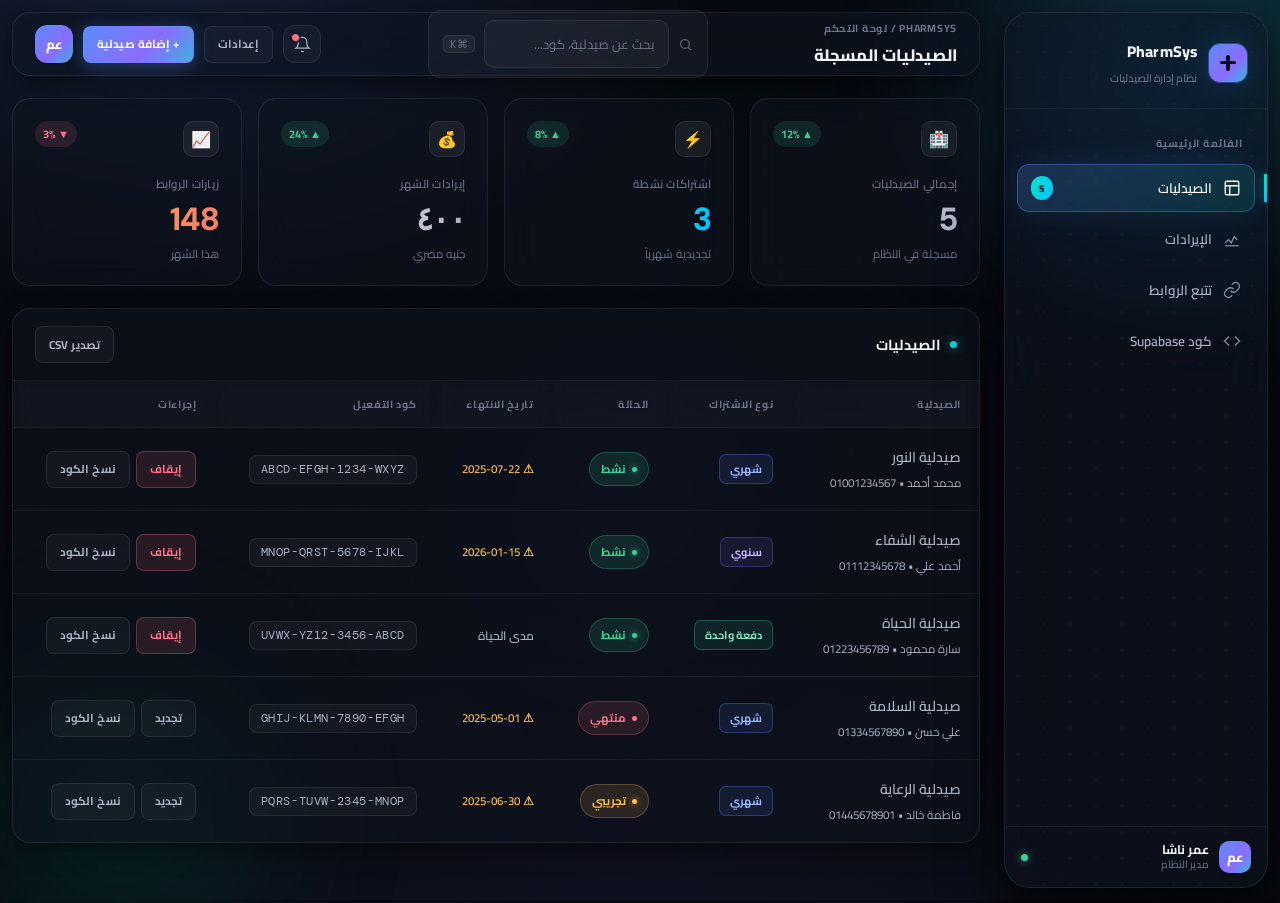
<file: pharmacy-admin.html>
<!DOCTYPE html>
<html lang="ar" dir="rtl">
<head>
<meta charset="UTF-8">
<meta name="viewport" content="width=device-width, initial-scale=1.0">
<title>لوحة تحكم — سيستم الصيدلية</title>
<link rel="preconnect" href="https://fonts.googleapis.com">
<link rel="preconnect" href="https://fonts.gstatic.com" crossorigin>
<link href="https://fonts.googleapis.com/css2?family=DM+Sans:wght@300;400;500;600;700;800&family=DM+Mono:wght@400;500&family=Cairo:wght@300;400;500;600;700;800;900&display=swap" rel="stylesheet">
<style>
/* ============================================================
   RESET & BASE
   ============================================================ */
*, *::before, *::after { box-sizing: border-box; margin: 0; padding: 0; }

:root {
  /* ── Core palette ── */
  --bg-0:        #06090F;
  --bg-1:        #090D16;
  --bg-mesh-1:   #0B1730;
  --bg-mesh-2:   #0E2A2A;
  --bg-mesh-3:   #150E2E;

  --surface:        rgba(255,255,255,.035);
  --surface-2:       rgba(255,255,255,.055);
  --surface-hover:  rgba(255,255,255,.075);
  --glass:          rgba(16,20,32,.55);
  --glass-strong:   rgba(13,17,28,.72);

  --border:         rgba(255,255,255,.08);
  --border-soft:    rgba(255,255,255,.05);
  --border-strong:  rgba(255,255,255,.14);

  --text:           #F3F5F9;
  --text-secondary: #A9B2C3;
  --text-muted:     #6B7488;

  /* ── Brand / accents ── */
  --primary:        #5B8CFF;
  --primary-2:      #8B6CFF;
  --accent:         #00E5C7;
  --accent-2:       #00C2FF;
  --gold:           #F5B544;

  --success:        #34D399;
  --warn:            #FBBF52;
  --danger:          #FB7185;

  --grad-primary:    linear-gradient(135deg, #5B8CFF 0%, #8B6CFF 60%, #00E5C7 130%);
  --grad-accent:     linear-gradient(120deg, #00E5C7 0%, #00C2FF 100%);
  --grad-gold:       linear-gradient(120deg, #F5B544 0%, #F97B6B 100%);
  --grad-danger:     linear-gradient(120deg, #FB7185 0%, #F43F5E 100%);
  --grad-text:       linear-gradient(120deg, #F3F5F9 0%, #A9B2C3 100%);

  --glow-primary:    0 0 0 1px rgba(91,140,255,.4), 0 0 40px rgba(91,140,255,.22);
  --glow-accent:     0 0 0 1px rgba(0,229,199,.35), 0 0 40px rgba(0,229,199,.18);
  --glow-soft:       0 0 32px rgba(91,140,255,.12);

  --shadow-sm:   0 1px 2px rgba(0,0,0,.4);
  --shadow-md:   0 8px 24px rgba(0,0,0,.35), 0 2px 6px rgba(0,0,0,.25);
  --shadow-lg:   0 24px 60px rgba(0,0,0,.5), 0 8px 20px rgba(0,0,0,.3);
  --shadow-xl:   0 40px 100px rgba(0,0,0,.55), 0 0 1px rgba(255,255,255,.08) inset;

  --radius-sm:   8px;
  --radius-md:   12px;
  --radius-lg:   18px;
  --radius-xl:   26px;
  --radius-full: 999px;

  --sidebar: 264px;
  --ease:    cubic-bezier(.16,1,.3,1);
  --ease-spring: cubic-bezier(.34,1.56,.64,1);
}

html { font-size: 15px; scroll-behavior: smooth; }

body {
  font-family: 'Cairo', 'DM Sans', sans-serif;
  background: var(--bg-0);
  color: var(--text);
  min-height: 100vh;
  display: flex;
  position: relative;
  overflow-x: hidden;
  -webkit-font-smoothing: antialiased;
}

::selection { background: rgba(91,140,255,.35); color: #fff; }

/* thin premium scrollbar */
::-webkit-scrollbar { width: 9px; height: 9px; }
::-webkit-scrollbar-track { background: transparent; }
::-webkit-scrollbar-thumb { background: rgba(255,255,255,.12); border-radius: 99px; border: 2px solid transparent; background-clip: padding-box; }
::-webkit-scrollbar-thumb:hover { background: rgba(255,255,255,.22); background-clip: padding-box; }

/* ============================================================
   AMBIENT BACKGROUND
   ============================================================ */
.bg-mesh {
  position: fixed;
  inset: 0;
  z-index: 0;
  pointer-events: none;
  background:
    radial-gradient(900px 600px at 14% -6%, rgba(91,140,255,.16), transparent 60%),
    radial-gradient(800px 700px at 100% 0%, rgba(0,229,199,.12), transparent 55%),
    radial-gradient(1000px 800px at 50% 120%, rgba(139,108,255,.10), transparent 60%),
    var(--bg-0);
}
.bg-noise {
  position: fixed;
  inset: 0;
  z-index: 0;
  pointer-events: none;
  opacity: .035;
  mix-blend-mode: overlay;
  background-image: url("data:image/svg+xml,%3Csvg xmlns='http://www.w3.org/2000/svg' width='160' height='160'%3E%3Cfilter id='n'%3E%3CfeTurbulence type='fractalNoise' baseFrequency='0.9' numOctaves='2' stitchTiles='stitch'/%3E%3C/filter%3E%3Crect width='100%25' height='100%25' filter='url(%23n)'/%3E%3C/svg%3E");
}
.orb {
  position: fixed;
  border-radius: 50%;
  filter: blur(90px);
  pointer-events: none;
  z-index: 0;
  opacity: .55;
  animation: float-orb 16s ease-in-out infinite;
}
.orb-1 { width: 420px; height: 420px; top: -120px; right: -80px; background: radial-gradient(circle, rgba(91,140,255,.5), transparent 70%); animation-delay: 0s; }
.orb-2 { width: 360px; height: 360px; bottom: -100px; left: -60px; background: radial-gradient(circle, rgba(0,229,199,.4), transparent 70%); animation-delay: -6s; }
.orb-3 { width: 300px; height: 300px; top: 40%; left: 38%; background: radial-gradient(circle, rgba(139,108,255,.3), transparent 70%); animation-delay: -11s; }

@keyframes float-orb {
  0%, 100% { transform: translate(0,0) scale(1); }
  33%      { transform: translate(20px,-30px) scale(1.06); }
  66%      { transform: translate(-25px,18px) scale(.96); }
}

@keyframes fade-up {
  from { opacity: 0; transform: translateY(14px); }
  to   { opacity: 1; transform: translateY(0); }
}
@keyframes fade-in {
  from { opacity: 0; }
  to   { opacity: 1; }
}
@keyframes scale-in {
  from { opacity: 0; transform: scale(.96); }
  to   { opacity: 1; transform: scale(1); }
}
@keyframes glow-pulse {
  0%, 100% { opacity: .55; }
  50%      { opacity: 1; }
}
@keyframes shimmer {
  0%   { background-position: -200% 0; }
  100% { background-position: 200% 0; }
}
@keyframes spin { to { transform: rotate(360deg); } }

.fade-up { animation: fade-up .6s var(--ease) both; }

/* ============================================================
   SIDEBAR
   ============================================================ */
.sidebar {
  width: var(--sidebar);
  min-height: calc(100vh - 24px);
  position: fixed;
  right: 12px; top: 12px;
  z-index: 20;
  display: flex;
  flex-direction: column;
  background: var(--glass);
  backdrop-filter: blur(22px) saturate(140%);
  -webkit-backdrop-filter: blur(22px) saturate(140%);
  border: 1px solid var(--border);
  border-radius: var(--radius-xl);
  box-shadow: var(--shadow-lg);
  overflow: hidden;
  animation: fade-up .5s var(--ease) both;
}
.sidebar::before {
  content: '';
  position: absolute;
  inset: 0;
  background-image: radial-gradient(circle, rgba(255,255,255,.05) 1px, transparent 1px);
  background-size: 26px 26px;
  pointer-events: none;
  opacity: .5;
}

.sidebar-logo {
  padding: 24px 20px 20px;
  border-bottom: 1px solid var(--border-soft);
  position: relative;
  display: flex;
  align-items: center;
  gap: 12px;
}
.logo-mark {
  width: 38px; height: 38px;
  background: var(--grad-primary);
  border-radius: 11px;
  display: flex; align-items: center; justify-content: center;
  flex-shrink: 0;
  box-shadow: var(--glow-primary);
  position: relative;
}
.logo-cross { width: 16px; height: 16px; position: relative; }
.logo-cross::before, .logo-cross::after {
  content: '';
  position: absolute;
  background: #0A0E18;
  border-radius: 2px;
}
.logo-cross::before { width: 3.5px; height: 16px; left: 6.3px; top: 0; }
.logo-cross::after  { width: 16px; height: 3.5px; left: 0; top: 6.3px; }
.logo-text { color: var(--text); font-size: 15.5px; font-weight: 800; letter-spacing: .1px; }
.logo-sub  { color: var(--text-muted); font-size: 11px; margin-top: 2px; font-weight: 500; }

.nav { padding: 18px 12px; flex: 1; display: flex; flex-direction: column; gap: 3px; }
.nav-section-label {
  font-size: 10.5px;
  font-weight: 700;
  letter-spacing: .08em;
  color: var(--text-muted);
  text-transform: uppercase;
  padding: 6px 12px 8px;
}
.nav-item {
  display: flex; align-items: center; gap: 11px;
  padding: 11px 14px;
  color: var(--text-secondary);
  font-size: 13.5px;
  font-weight: 600;
  cursor: pointer;
  border-radius: var(--radius-md);
  transition: color .2s var(--ease), background .25s var(--ease), transform .15s var(--ease);
  position: relative;
  isolation: isolate;
}
.nav-item:hover { color: var(--text); background: var(--surface-hover); transform: translateX(-2px); }
.nav-item.active {
  color: #fff;
  background: linear-gradient(135deg, rgba(91,140,255,.22), rgba(0,229,199,.12));
  box-shadow: inset 0 0 0 1px rgba(91,140,255,.35), var(--glow-soft);
}
.nav-item.active::before {
  content: '';
  position: absolute;
  right: -12px; top: 50%;
  transform: translateY(-50%);
  width: 3px; height: 60%;
  border-radius: 99px;
  background: var(--grad-accent);
  box-shadow: 0 0 12px rgba(0,229,199,.6);
}
.nav-icon {
  width: 18px; height: 18px;
  opacity: .75;
  flex-shrink: 0;
  transition: opacity .2s, transform .25s var(--ease-spring);
}
.nav-item:hover .nav-icon { transform: scale(1.08) rotate(-2deg); }
.nav-item.active .nav-icon { opacity: 1; }
.nav-badge {
  margin-right: auto;
  background: var(--grad-accent);
  color: #06120F;
  font-size: 10px;
  font-weight: 800;
  padding: 2.5px 8px;
  border-radius: 99px;
  letter-spacing: .02em;
}

.sidebar-footer {
  padding: 14px 16px;
  border-top: 1px solid var(--border-soft);
  display: flex;
  align-items: center;
  gap: 10px;
}
.sf-avatar {
  width: 32px; height: 32px;
  border-radius: 10px;
  background: var(--grad-primary);
  display: flex; align-items: center; justify-content: center;
  font-size: 13px; font-weight: 800; color: #fff;
  flex-shrink: 0;
  box-shadow: var(--shadow-sm);
}
.sf-meta { line-height: 1.3; overflow: hidden; }
.sf-name { font-size: 12.5px; font-weight: 700; color: var(--text); white-space: nowrap; }
.sf-role { font-size: 10.5px; color: var(--text-muted); }
.sf-dot { width: 7px; height: 7px; border-radius: 50%; background: var(--success); margin-right: auto; box-shadow: 0 0 8px rgba(52,211,153,.7); animation: glow-pulse 2.2s ease-in-out infinite; flex-shrink: 0; }

/* ============================================================
   MAIN
   ============================================================ */
.main {
  margin-right: calc(var(--sidebar) + 24px);
  flex: 1;
  min-height: 100vh;
  position: relative;
  z-index: 1;
}

.topbar {
  background: var(--glass);
  backdrop-filter: blur(20px) saturate(140%);
  -webkit-backdrop-filter: blur(20px) saturate(140%);
  border: 1px solid var(--border);
  border-radius: var(--radius-lg);
  margin: 12px 12px 0;
  padding: 0 22px;
  height: 64px;
  display: flex;
  align-items: center;
  justify-content: space-between;
  gap: 18px;
  position: sticky; top: 12px; z-index: 15;
  box-shadow: var(--shadow-md);
  animation: fade-up .5s var(--ease) both .05s;
}
.topbar-title-wrap { display: flex; flex-direction: column; gap: 2px; min-width: 0; }
.topbar-eyebrow { font-size: 10.5px; font-weight: 700; letter-spacing: .07em; color: var(--text-muted); text-transform: uppercase; }
.topbar-title { font-size: 16.5px; font-weight: 800; color: var(--text); white-space: nowrap; }

.topbar-search {
  display: flex; align-items: center; gap: 9px;
  background: var(--surface);
  border: 1px solid var(--border);
  border-radius: var(--radius-md);
  padding: 9px 14px;
  width: 280px;
  max-width: 32vw;
  color: var(--text-muted);
  transition: border-color .2s, background .2s, box-shadow .2s;
}
.topbar-search:focus-within { border-color: rgba(91,140,255,.5); background: var(--surface-2); box-shadow: 0 0 0 4px rgba(91,140,255,.12); }
.topbar-search svg { width: 15px; height: 15px; flex-shrink: 0; opacity: .8; }
.topbar-search input { background: none; border: none; outline: none; color: var(--text); font-family: 'Cairo',sans-serif; font-size: 13px; width: 100%; }
.topbar-search input::placeholder { color: var(--text-muted); }
.topbar-search kbd { font-size: 10.5px; color: var(--text-muted); background: var(--surface-2); border: 1px solid var(--border); border-radius: 5px; padding: 1.5px 6px; font-family: 'DM Mono',monospace; flex-shrink: 0; }

.topbar-actions { display: flex; gap: 10px; align-items: center; flex-shrink: 0; }
.icon-btn {
  width: 38px; height: 38px;
  border-radius: var(--radius-md);
  background: var(--surface);
  border: 1px solid var(--border);
  display: flex; align-items: center; justify-content: center;
  color: var(--text-secondary);
  cursor: pointer;
  position: relative;
  transition: all .2s var(--ease);
}
.icon-btn:hover { background: var(--surface-hover); color: var(--text); transform: translateY(-1px); box-shadow: var(--shadow-sm); }
.icon-btn svg { width: 17px; height: 17px; }
.icon-btn .dot {
  position: absolute; top: 8px; left: 8px;
  width: 7px; height: 7px; border-radius: 50%;
  background: var(--danger);
  box-shadow: 0 0 0 2px var(--glass-strong);
}
.topbar-avatar {
  width: 38px; height: 38px;
  border-radius: var(--radius-md);
  background: var(--grad-primary);
  display: flex; align-items: center; justify-content: center;
  font-weight: 800; font-size: 13px; color: #fff;
  cursor: pointer;
  box-shadow: var(--shadow-sm);
  transition: transform .2s var(--ease);
}
.topbar-avatar:hover { transform: scale(1.05); }

.content { padding: 22px 12px 60px; position: relative; z-index: 1; }

/* ============================================================
   PANELS
   ============================================================ */
.panel { display: none; }
.panel.active { display: block; animation: fade-up .45s var(--ease) both; }

/* ============================================================
   METRICS
   ============================================================ */
.metrics-grid {
  display: grid;
  grid-template-columns: repeat(4, 1fr);
  gap: 16px;
  margin-bottom: 22px;
}
.metric-card {
  background: var(--glass);
  backdrop-filter: blur(16px);
  border: 1px solid var(--border);
  border-radius: var(--radius-lg);
  padding: 22px 22px 20px;
  position: relative;
  overflow: hidden;
  transition: transform .3s var(--ease), box-shadow .3s var(--ease), border-color .3s var(--ease);
  animation: fade-up .55s var(--ease) both;
}
.metrics-grid .metric-card:nth-child(1) { animation-delay: .03s; }
.metrics-grid .metric-card:nth-child(2) { animation-delay: .08s; }
.metrics-grid .metric-card:nth-child(3) { animation-delay: .13s; }
.metrics-grid .metric-card:nth-child(4) { animation-delay: .18s; }
.metric-card::before {
  content: '';
  position: absolute;
  inset: -1px;
  border-radius: inherit;
  padding: 1px;
  background: linear-gradient(135deg, rgba(255,255,255,.16), transparent 40%);
  -webkit-mask: linear-gradient(#000 0 0) content-box, linear-gradient(#000 0 0);
  -webkit-mask-composite: xor;
  mask-composite: exclude;
  pointer-events: none;
}
.metric-card:hover {
  transform: translateY(-4px);
  border-color: rgba(91,140,255,.35);
  box-shadow: var(--shadow-lg), var(--glow-soft);
}
.metric-card-top { display: flex; align-items: flex-start; justify-content: space-between; margin-bottom: 16px; }
.metric-icon {
  width: 36px; height: 36px;
  border-radius: 10px;
  display: flex; align-items: center; justify-content: center;
  font-size: 16px;
  background: var(--surface-2);
  border: 1px solid var(--border);
}
.metric-trend {
  display: flex; align-items: center; gap: 3px;
  font-size: 11px; font-weight: 700;
  padding: 3px 8px;
  border-radius: 99px;
  background: rgba(52,211,153,.12);
  color: var(--success);
}
.metric-trend.down { background: rgba(251,113,133,.12); color: var(--danger); }
.metric-label { font-size: 11.5px; color: var(--text-muted); font-weight: 600; letter-spacing: .02em; margin-bottom: 8px; }
.metric-val {
  font-size: 32px; font-weight: 800; line-height: 1;
  font-family: 'DM Sans', sans-serif;
  background: var(--grad-text);
  -webkit-background-clip: text;
  background-clip: text;
  -webkit-text-fill-color: transparent;
  letter-spacing: -.02em;
}
.metric-val.teal { background: var(--grad-accent); -webkit-background-clip: text; background-clip: text; -webkit-text-fill-color: transparent; }
.metric-val.warn { background: var(--grad-gold); -webkit-background-clip: text; background-clip: text; -webkit-text-fill-color: transparent; }
.metric-sub { font-size: 11.5px; color: var(--text-muted); margin-top: 8px; }
.metric-spark { display: flex; align-items: flex-end; gap: 3px; height: 22px; margin-top: 14px; }
.metric-spark span { flex: 1; background: linear-gradient(180deg, rgba(91,140,255,.55), rgba(91,140,255,.05)); border-radius: 2px; transition: height .6s var(--ease); }

/* ============================================================
   SECTION CARD
   ============================================================ */
.card {
  background: var(--glass);
  backdrop-filter: blur(16px);
  border: 1px solid var(--border);
  border-radius: var(--radius-lg);
  overflow: hidden;
  box-shadow: var(--shadow-md);
}
.card-header {
  padding: 17px 22px;
  border-bottom: 1px solid var(--border-soft);
  display: flex;
  align-items: center;
  justify-content: space-between;
  gap: 12px;
}
.card-title { font-size: 14.5px; font-weight: 700; color: var(--text); display: flex; align-items: center; gap: 9px; }
.card-title-dot { width: 7px; height: 7px; border-radius: 50%; background: var(--grad-accent); box-shadow: 0 0 10px rgba(0,229,199,.6); }
.card-body { padding: 22px; }

/* ============================================================
   TABLE
   ============================================================ */
.table-wrap { overflow-x: auto; }
table { width: 100%; border-collapse: collapse; font-size: 13px; }
thead th {
  text-align: right;
  padding: 13px 18px;
  font-size: 10.5px;
  font-weight: 700;
  color: var(--text-muted);
  text-transform: uppercase;
  letter-spacing: .06em;
  background: rgba(255,255,255,.02);
  border-bottom: 1px solid var(--border);
  position: sticky; top: 0;
  backdrop-filter: blur(8px);
  z-index: 2;
}
tbody td {
  padding: 16px 18px;
  border-bottom: 1px solid var(--border-soft);
  vertical-align: middle;
  color: var(--text-secondary);
}
tbody tr { transition: background .2s var(--ease); }
tbody tr:last-child td { border-bottom: none; }
tbody tr:hover td { background: rgba(255,255,255,.025); }

/* ============================================================
   BADGES
   ============================================================ */
.badge {
  display: inline-flex; align-items: center; gap: 6px;
  padding: 5px 11px;
  border-radius: 99px;
  font-size: 11.5px;
  font-weight: 700;
  border: 1px solid transparent;
}
.badge::before { content: ''; width: 5px; height: 5px; border-radius: 50%; flex-shrink: 0; }
.badge-active  { background: rgba(52,211,153,.12); color: var(--success); border-color: rgba(52,211,153,.25); }
.badge-active::before  { background: var(--success); box-shadow: 0 0 6px rgba(52,211,153,.8); }
.badge-expired { background: rgba(251,113,133,.12); color: var(--danger); border-color: rgba(251,113,133,.25); }
.badge-expired::before { background: var(--danger); }
.badge-trial   { background: rgba(251,191,82,.12); color: var(--warn); border-color: rgba(251,191,82,.25); }
.badge-trial::before   { background: var(--warn); box-shadow: 0 0 6px rgba(251,191,82,.7); }

.plan-badge {
  display: inline-block;
  padding: 4px 10px;
  border-radius: 7px;
  font-size: 11px;
  font-weight: 700;
  border: 1px solid;
  letter-spacing: .01em;
}
.plan-monthly { background: rgba(91,140,255,.1); color: #9CB6FF; border-color: rgba(91,140,255,.3); }
.plan-yearly  { background: rgba(139,108,255,.1); color: #C5B2FF; border-color: rgba(139,108,255,.3); }
.plan-onetime { background: rgba(52,211,153,.1); color: #7FE6BE; border-color: rgba(52,211,153,.3); }

/* ============================================================
   LICENSE KEY
   ============================================================ */
.license-key {
  font-family: 'DM Mono', monospace;
  font-size: 11.5px;
  background: var(--surface);
  border: 1px solid var(--border);
  padding: 6px 11px;
  border-radius: 8px;
  cursor: pointer;
  transition: all .2s var(--ease);
  user-select: none;
  letter-spacing: .6px;
  color: var(--text-secondary);
  display: inline-block;
}
.license-key:hover { border-color: rgba(0,229,199,.5); background: rgba(0,229,199,.08); color: var(--accent); box-shadow: 0 0 0 3px rgba(0,229,199,.08); }

/* ============================================================
   BUTTONS
   ============================================================ */
.btn {
  display: inline-flex; align-items: center; gap: 7px;
  padding: 10px 18px;
  border-radius: var(--radius-md);
  font-size: 13px;
  font-weight: 700;
  cursor: pointer;
  font-family: 'Cairo', sans-serif;
  transition: transform .15s var(--ease), box-shadow .25s var(--ease), background .2s var(--ease), border-color .2s var(--ease), opacity .2s;
  border: 1px solid transparent;
  position: relative;
  letter-spacing: .01em;
}
.btn:active { transform: scale(.96); }

.btn-primary {
  background: var(--grad-primary);
  color: #fff;
  box-shadow: 0 4px 18px rgba(91,140,255,.32);
}
.btn-primary:hover { box-shadow: 0 6px 26px rgba(91,140,255,.48); transform: translateY(-1px); }

.btn-ghost { background: var(--surface); border-color: var(--border); color: var(--text-secondary); }
.btn-ghost:hover { border-color: rgba(0,229,199,.4); color: var(--accent); background: rgba(0,229,199,.06); }

.btn-danger { background: rgba(251,113,133,.12); color: var(--danger); border-color: rgba(251,113,133,.3); }
.btn-danger:hover { background: rgba(251,113,133,.2); box-shadow: 0 4px 16px rgba(251,113,133,.2); }

.btn-sm { padding: 6.5px 13px; font-size: 11.5px; border-radius: 8px; }

.btn-navy { background: var(--surface-2); color: var(--text); border-color: var(--border-strong); }
.btn-navy:hover { background: var(--surface-hover); }

/* ============================================================
   MODAL
   ============================================================ */
.overlay {
  display: none;
  position: fixed; inset: 0;
  background: rgba(4,6,12,.65);
  backdrop-filter: blur(10px);
  -webkit-backdrop-filter: blur(10px);
  z-index: 100;
  align-items: center;
  justify-content: center;
  animation: fade-in .25s var(--ease);
}
.overlay.open { display: flex; }
.modal {
  background: linear-gradient(165deg, #11151F 0%, #0C1019 100%);
  border: 1px solid var(--border-strong);
  border-radius: var(--radius-xl);
  width: 520px;
  max-width: 95vw;
  box-shadow: var(--shadow-xl);
  overflow: hidden;
  animation: scale-in .35s var(--ease-spring);
}
.modal-head {
  background: linear-gradient(135deg, rgba(91,140,255,.14), rgba(0,229,199,.08));
  border-bottom: 1px solid var(--border-soft);
  padding: 24px 28px;
  position: relative;
}
.modal-head h2 { font-size: 17px; font-weight: 800; color: var(--text); }
.modal-head p  { font-size: 12.5px; color: var(--text-muted); margin-top: 4px; }
.modal-icon {
  position: absolute; left: 24px; top: 50%; transform: translateY(-50%);
  width: 40px; height: 40px; border-radius: 12px;
  background: var(--grad-primary);
  display: flex; align-items: center; justify-content: center;
  font-size: 17px;
  box-shadow: var(--glow-primary);
}
.modal-body { padding: 26px 28px 6px; }
.modal-foot {
  padding: 18px 28px;
  border-top: 1px solid var(--border-soft);
  display: flex; justify-content: flex-end; gap: 10px;
  background: rgba(255,255,255,.015);
}
.form-row { display: grid; grid-template-columns: 1fr 1fr; gap: 14px; margin-bottom: 16px; }
.form-group { display: flex; flex-direction: column; gap: 7px; }
.form-label { font-size: 11.5px; font-weight: 700; color: var(--text-muted); letter-spacing: .02em; }

input[type=text], input[type=number], input[type=date], select, textarea {
  width: 100%;
  padding: 11px 14px;
  border: 1px solid var(--border);
  border-radius: 10px;
  font-size: 13px;
  font-family: 'Cairo', sans-serif;
  color: var(--text);
  background: var(--surface);
  transition: border-color .2s var(--ease), box-shadow .2s var(--ease), background .2s;
  outline: none;
}
input::placeholder { color: var(--text-muted); }
input:focus, select:focus {
  border-color: rgba(91,140,255,.55);
  background: var(--surface-2);
  box-shadow: 0 0 0 4px rgba(91,140,255,.13);
}
select { appearance: none; -webkit-appearance: none; background-image: url("data:image/svg+xml,%3Csvg xmlns='http://www.w3.org/2000/svg' width='12' height='8' viewBox='0 0 12 8'%3E%3Cpath d='M1 1l5 5 5-5' stroke='%23A9B2C3' stroke-width='1.6' fill='none' stroke-linecap='round'/%3E%3C/svg%3E"); background-repeat: no-repeat; background-position: left 14px center; padding-left: 32px; }

.key-gen-wrap { position: relative; }
.key-gen-wrap input { font-family: 'DM Mono', monospace; letter-spacing: 1px; font-size: 12px; background: var(--surface); padding-left: 76px; color: var(--accent); }
.key-gen-btn {
  position: absolute;
  left: 7px; top: 50%;
  transform: translateY(-50%);
  background: var(--surface-2); border: 1px solid var(--border);
  border-radius: 7px;
  padding: 5px 10px;
  color: var(--accent); font-size: 11.5px; cursor: pointer;
  font-family: 'Cairo', sans-serif; font-weight: 700;
  transition: background .2s, transform .2s;
}
.key-gen-btn:hover { background: rgba(0,229,199,.12); transform: translateY(-50%) scale(1.04); }

/* ============================================================
   CHARTS
   ============================================================ */
.bar-chart { display: flex; flex-direction: column; gap: 12px; }
.bar-row { display: flex; align-items: center; gap: 14px; }
.bar-month { width: 50px; font-size: 12px; color: var(--text-muted); text-align: right; flex-shrink: 0; font-weight: 600; }
.bar-bg {
  flex: 1; height: 30px;
  background: var(--surface);
  border: 1px solid var(--border-soft);
  border-radius: 8px;
  overflow: hidden;
  position: relative;
}
.bar-fill {
  height: 100%;
  background: var(--grad-accent);
  border-radius: 8px;
  transition: width 1s var(--ease);
  display: flex; align-items: center; justify-content: flex-end; padding-left: 12px;
  box-shadow: 0 0 18px rgba(0,229,199,.35);
  position: relative;
  overflow: hidden;
}
.bar-fill::after {
  content: '';
  position: absolute; inset: 0;
  background: linear-gradient(90deg, transparent, rgba(255,255,255,.25), transparent);
  background-size: 200% 100%;
  animation: shimmer 2.6s linear infinite;
}
.bar-fill-label { font-size: 11px; font-weight: 700; color: #06120F; position: relative; z-index: 1; }
.bar-val { width: 76px; font-size: 12px; color: var(--text-muted); font-family: 'DM Mono', monospace; }

/* ============================================================
   LINK TRACKING
   ============================================================ */
.link-track-item {
  display: flex; align-items: center; gap: 14px;
  padding: 14px 0;
  border-bottom: 1px solid var(--border-soft);
}
.link-track-item:last-child { border-bottom: none; }
.link-source-icon {
  width: 38px; height: 38px;
  border-radius: 11px;
  display: flex; align-items: center; justify-content: center;
  font-size: 15px;
  flex-shrink: 0;
  border: 1px solid var(--border);
}
.lt-wa  { background: rgba(52,211,153,.12); }
.lt-fb  { background: rgba(91,140,255,.12); }
.lt-ig  { background: rgba(244,114,182,.12); }
.lt-dir { background: var(--surface); }
.link-source-name { font-size: 13px; font-weight: 700; color: var(--text); }
.link-source-time { font-size: 11px; color: var(--text-muted); }
.link-prog-wrap { flex: 1; }
.link-prog-bg  { height: 6px; background: var(--surface); border-radius: 3px; margin-top: 5px; overflow: hidden; }
.link-prog-fill{ height: 100%; background: var(--grad-primary); border-radius: 3px; transition: width 1s var(--ease); }
.link-count { font-family: 'DM Mono', monospace; font-size: 18px; font-weight: 600; color: var(--text); margin-right: auto; }

/* ============================================================
   SQL BLOCK
   ============================================================ */
.sql-block {
  background: #070A11;
  border: 1px solid var(--border);
  border-radius: var(--radius-md);
  padding: 22px;
  font-family: 'DM Mono', monospace;
  font-size: 12px;
  line-height: 1.8;
  color: #9ECFFF;
  overflow-x: auto;
  white-space: pre;
  position: relative;
}

/* ============================================================
   TOAST
   ============================================================ */
.toast {
  position: fixed;
  bottom: 28px;
  left: 50%;
  transform: translateX(-50%) translateY(20px) scale(.96);
  background: var(--glass-strong);
  backdrop-filter: blur(14px);
  border: 1px solid var(--border-strong);
  color: var(--text);
  padding: 13px 22px;
  border-radius: var(--radius-md);
  font-size: 13px;
  font-weight: 600;
  box-shadow: var(--shadow-lg);
  z-index: 999;
  opacity: 0;
  transition: all .3s var(--ease-spring);
  pointer-events: none;
  display: flex; align-items: center; gap: 10px;
  border-right: 3px solid var(--accent);
}
.toast.show { opacity: 1; transform: translateX(-50%) translateY(0) scale(1); }

/* ============================================================
   MISC
   ============================================================ */
.expiry-warn { color: var(--warn); font-size: 11.5px; display: flex; align-items: center; gap: 4px; font-weight: 600; }

.info-grid { display: grid; grid-template-columns: 1fr 1fr 1fr; gap: 16px; }
.info-card {
  background: var(--glass);
  border: 1px solid var(--border);
  border-radius: var(--radius-lg);
  padding: 18px 20px;
  backdrop-filter: blur(14px);
  transition: transform .25s var(--ease), border-color .25s;
}
.info-card:hover { transform: translateY(-3px); border-color: rgba(91,140,255,.3); }
.info-card-label { font-size: 11px; color: var(--text-muted); font-weight: 700; margin-bottom: 8px; letter-spacing: .02em; }
.info-card-val { font-size: 24px; font-weight: 800; color: var(--text); font-family: 'DM Sans', sans-serif; letter-spacing: -.02em; }
.info-card-sub { font-size: 11px; color: var(--text-muted); margin-top: 5px; }

/* ============================================================
   RESPONSIVE
   ============================================================ */
@media (max-width: 1080px) {
  .metrics-grid { grid-template-columns: 1fr 1fr; }
  .info-grid { grid-template-columns: 1fr; }
  .topbar-search { display: none; }
}
@media (max-width: 760px) {
  :root { --sidebar: 0px; }
  .sidebar { display: none; }
  .main { margin-right: 0; }
  .metrics-grid { grid-template-columns: 1fr 1fr; gap: 12px; }
  .form-row { grid-template-columns: 1fr; }
  .content { padding: 14px 8px 50px; }
  .topbar { margin: 8px 8px 0; padding: 0 14px; }
  .card-body { padding: 16px; }
}
@media (max-width: 480px) {
  .metrics-grid { grid-template-columns: 1fr; }
}
</style>
</head>
<body>

<div class="bg-mesh"></div>
<div class="bg-noise"></div>
<div class="orb orb-1"></div>
<div class="orb orb-2"></div>
<div class="orb orb-3"></div>

<!-- SIDEBAR -->
<aside class="sidebar">
  <div class="sidebar-logo">
    <div class="logo-mark"><div class="logo-cross"></div></div>
    <div>
      <div class="logo-text">PharmSys</div>
      <div class="logo-sub">نظام إدارة الصيدليات</div>
    </div>
  </div>
  <nav class="nav">
    <div class="nav-section-label">القائمة الرئيسية</div>
    <div class="nav-item active" onclick="switchPanel('pharmacies', this)">
      <svg class="nav-icon" viewBox="0 0 24 24" fill="none" stroke="currentColor" stroke-width="1.8"><rect x="3" y="3" width="18" height="18" rx="2"/><path d="M3 9h18M9 21V9"/></svg>
      الصيدليات
      <span class="nav-badge" id="nb-total">5</span>
    </div>
    <div class="nav-item" onclick="switchPanel('revenue', this)">
      <svg class="nav-icon" viewBox="0 0 24 24" fill="none" stroke="currentColor" stroke-width="1.8"><path d="M3 17l4-4 4 4 4-8 4 4"/><path d="M21 21H3"/></svg>
      الإيرادات
    </div>
    <div class="nav-item" onclick="switchPanel('links', this)">
      <svg class="nav-icon" viewBox="0 0 24 24" fill="none" stroke="currentColor" stroke-width="1.8"><path d="M10 13a5 5 0 007.54.54l3-3a5 5 0 00-7.07-7.07l-1.72 1.71"/><path d="M14 11a5 5 0 00-7.54-.54l-3 3a5 5 0 007.07 7.07l1.71-1.71"/></svg>
      تتبع الروابط
    </div>
    <div class="nav-item" onclick="switchPanel('sql', this)">
      <svg class="nav-icon" viewBox="0 0 24 24" fill="none" stroke="currentColor" stroke-width="1.8"><polyline points="16 18 22 12 16 6"/><polyline points="8 6 2 12 8 18"/></svg>
      كود Supabase
    </div>
  </nav>
  <div class="sidebar-footer">
    <div class="sf-avatar">عم</div>
    <div class="sf-meta">
      <div class="sf-name">عمر ناشا</div>
      <div class="sf-role">مدير النظام</div>
    </div>
    <div class="sf-dot"></div>
  </div>
</aside>

<!-- MAIN -->
<main class="main">
  <!-- TOPBAR -->
  <div class="topbar">
    <div class="topbar-title-wrap">
      <span class="topbar-eyebrow">PharmSys / لوحة التحكم</span>
      <span class="topbar-title" id="topbar-title">الصيدليات المسجلة</span>
    </div>

    <div class="topbar-search">
      <svg viewBox="0 0 24 24" fill="none" stroke="currentColor" stroke-width="2"><circle cx="11" cy="11" r="7"/><path d="M21 21l-4.3-4.3"/></svg>
      <input type="text" placeholder="بحث عن صيدلية، كود..." />
      <kbd>⌘K</kbd>
    </div>

    <div class="topbar-actions">
      <button class="icon-btn" onclick="showToast('🔔 لا توجد إشعارات جديدة')">
        <span class="dot"></span>
        <svg viewBox="0 0 24 24" fill="none" stroke="currentColor" stroke-width="1.8"><path d="M18 8a6 6 0 10-12 0c0 7-3 9-3 9h18s-3-2-3-9"/><path d="M13.73 21a2 2 0 01-3.46 0"/></svg>
      </button>
      <button class="btn btn-ghost btn-sm" onclick="showToast('⚙ الإعدادات قريباً')">إعدادات</button>
      <button class="btn btn-primary btn-sm" onclick="openModal()">+ إضافة صيدلية</button>
      <div class="topbar-avatar">عم</div>
    </div>
  </div>

  <div class="content">
    <!-- METRICS -->
    <div class="metrics-grid">
      <div class="metric-card">
        <div class="metric-card-top">
          <div class="metric-icon">🏥</div>
          <span class="metric-trend">▲ 12%</span>
        </div>
        <div class="metric-label">إجمالي الصيدليات</div>
        <div class="metric-val" id="m-total">5</div>
        <div class="metric-sub">مسجلة في النظام</div>
      </div>
      <div class="metric-card">
        <div class="metric-card-top">
          <div class="metric-icon">⚡</div>
          <span class="metric-trend">▲ 8%</span>
        </div>
        <div class="metric-label">اشتراكات نشطة</div>
        <div class="metric-val teal" id="m-active">3</div>
        <div class="metric-sub">تجديدية شهرياً</div>
      </div>
      <div class="metric-card">
        <div class="metric-card-top">
          <div class="metric-icon">💰</div>
          <span class="metric-trend">▲ 24%</span>
        </div>
        <div class="metric-label">إيرادات الشهر</div>
        <div class="metric-val" id="m-rev">2,500</div>
        <div class="metric-sub">جنيه مصري</div>
      </div>
      <div class="metric-card">
        <div class="metric-card-top">
          <div class="metric-icon">📈</div>
          <span class="metric-trend down">▼ 3%</span>
        </div>
        <div class="metric-label">زيارات الروابط</div>
        <div class="metric-val warn" id="m-visits">148</div>
        <div class="metric-sub">هذا الشهر</div>
      </div>
    </div>

    <!-- PHARMACIES PANEL -->
    <div class="panel active" id="panel-pharmacies">
      <div class="card">
        <div class="card-header">
          <span class="card-title"><span class="card-title-dot"></span>الصيدليات</span>
          <button class="btn btn-ghost btn-sm" onclick="exportCSV()">تصدير CSV</button>
        </div>
        <div class="table-wrap">
          <table>
            <thead>
              <tr>
                <th>الصيدلية</th>
                <th>نوع الاشتراك</th>
                <th>الحالة</th>
                <th>تاريخ الانتهاء</th>
                <th>كود التفعيل</th>
                <th>إجراءات</th>
              </tr>
            </thead>
            <tbody id="pharm-tbody"></tbody>
          </table>
        </div>
      </div>
    </div>

    <!-- REVENUE PANEL -->
    <div class="panel" id="panel-revenue">
      <div class="info-grid" style="margin-bottom:20px;">
        <div class="info-card">
          <div class="info-card-label">اشتراكات شهرية</div>
          <div class="info-card-val" id="r-monthly">1,500</div>
          <div class="info-card-sub">جنيه / الشهر</div>
        </div>
        <div class="info-card">
          <div class="info-card-label">اشتراكات سنوية</div>
          <div class="info-card-val" id="r-yearly">250</div>
          <div class="info-card-sub">جنيه / الشهر (مقسوم)</div>
        </div>
        <div class="info-card">
          <div class="info-card-label">دفعات فورية</div>
          <div class="info-card-val" id="r-once">4,500</div>
          <div class="info-card-sub">جنيه (إجمالي)</div>
        </div>
      </div>
      <div class="card">
        <div class="card-header"><span class="card-title"><span class="card-title-dot"></span>نمو الإيرادات — آخر 6 شهور</span></div>
        <div class="card-body">
          <div class="bar-chart" id="rev-chart"></div>
        </div>
      </div>
    </div>

    <!-- LINKS PANEL -->
    <div class="panel" id="panel-links">
      <div class="card" style="margin-bottom:16px;">
        <div class="card-header">
          <span class="card-title"><span class="card-title-dot"></span>رابط التسويق</span>
          <button class="btn btn-ghost btn-sm" onclick="copyLink()">نسخ الرابط</button>
        </div>
        <div class="card-body" style="padding:14px 22px;">
          <div style="background:var(--surface); border:1px solid var(--border); border-radius:10px; padding:11px 16px; font-family:'DM Mono',monospace; font-size:12px; color:var(--text-muted); letter-spacing:.3px;">
            https://pharmsys.app/demo?ref=<span style="color:var(--accent); font-weight:600;">omar-nasha</span>
          </div>
        </div>
      </div>
      <div class="card">
        <div class="card-header"><span class="card-title"><span class="card-title-dot"></span>مصادر الزيارات</span><span style="font-size:12px;color:var(--text-muted)">148 زيارة هذا الشهر</span></div>
        <div class="card-body" style="padding:16px 22px;">
          <div id="links-list"></div>
        </div>
      </div>
    </div>

    <!-- SQL PANEL -->
    <div class="panel" id="panel-sql">
      <div class="card">
        <div class="card-header">
          <span class="card-title"><span class="card-title-dot"></span>SQL — الصق في Supabase → SQL Editor</span>
          <button class="btn btn-primary btn-sm" onclick="copySQL()">نسخ الكود كامل</button>
        </div>
        <div style="padding:16px;">
          <pre class="sql-block" id="sql-pre"></pre>
        </div>
      </div>
    </div>
  </div><!-- /content -->
</main>

<!-- ADD MODAL -->
<div class="overlay" id="modal">
  <div class="modal">
    <div class="modal-head">
      <div class="modal-icon">🏥</div>
      <h2 style="padding-right:54px;">إضافة صيدلية جديدة</h2>
      <p style="padding-right:54px;">سيتم توليد كود التفعيل تلقائياً</p>
    </div>
    <div class="modal-body">
      <div class="form-row">
        <div class="form-group">
          <label class="form-label">اسم الصيدلية</label>
          <input type="text" id="f-name" placeholder="صيدلية النور">
        </div>
        <div class="form-group">
          <label class="form-label">اسم المالك</label>
          <input type="text" id="f-owner" placeholder="محمد أحمد">
        </div>
      </div>
      <div class="form-row">
        <div class="form-group">
          <label class="form-label">رقم الهاتف</label>
          <input type="text" id="f-phone" placeholder="010XXXXXXXX">
        </div>
        <div class="form-group">
          <label class="form-label">نوع الاشتراك</label>
          <select id="f-plan" onchange="planChanged()">
            <option value="monthly">شهري — 400 جنيه</option>
            <option value="yearly">سنوي — 3,000 جنيه</option>
            <option value="onetime">دفعة واحدة — 4,500 جنيه</option>
          </select>
        </div>
      </div>
      <div class="form-row">
        <div class="form-group">
          <label class="form-label">السعر المدفوع (جنيه)</label>
          <input type="number" id="f-price" value="400">
        </div>
        <div class="form-group">
          <label class="form-label">تاريخ انتهاء الاشتراك</label>
          <input type="date" id="f-end">
        </div>
      </div>
      <div class="form-group" style="margin-bottom:4px;">
        <label class="form-label">كود التفعيل</label>
        <div class="key-gen-wrap">
          <input type="text" id="f-key" readonly>
          <button class="key-gen-btn" onclick="regenKey()">↻ جديد</button>
        </div>
      </div>
    </div>
    <div class="modal-foot">
      <button class="btn btn-ghost" onclick="closeModal()">إلغاء</button>
      <button class="btn btn-primary" onclick="addPharmacy()">إضافة الصيدلية ←</button>
    </div>
  </div>
</div>

<div class="toast" id="toast"></div>

<script>
/* ===== DATA ===== */
const PLANS = {
  monthly:  { label: 'شهري',        price: 400,  days: 30  },
  yearly:   { label: 'سنوي',        price: 3000, days: 365 },
  onetime:  { label: 'دفعة واحدة', price: 4500, days: null }
};

let pharmacies = [
  { id:1, name:'صيدلية النور',    owner:'محمد أحمد',  phone:'01001234567', plan:'monthly', status:'active',  key:'ABCD-EFGH-1234-WXYZ', end:'2025-07-22', price:400  },
  { id:2, name:'صيدلية الشفاء',   owner:'أحمد علي',   phone:'01112345678', plan:'yearly',  status:'active',  key:'MNOP-QRST-5678-IJKL', end:'2026-01-15', price:3000 },
  { id:3, name:'صيدلية الحياة',   owner:'سارة محمود', phone:'01223456789', plan:'onetime', status:'active',  key:'UVWX-YZ12-3456-ABCD', end:null,         price:4500 },
  { id:4, name:'صيدلية السلامة',  owner:'علي حسن',    phone:'01334567890', plan:'monthly', status:'expired', key:'GHIJ-KLMN-7890-EFGH', end:'2025-05-01', price:400  },
  { id:5, name:'صيدلية الرعاية',  owner:'فاطمة خالد', phone:'01445678901', plan:'monthly', status:'trial',   key:'PQRS-TUVW-2345-MNOP', end:'2025-06-30', price:0    },
];

const REV_DATA = [
  {m:'يناير',v:800}, {m:'فبراير',v:1200}, {m:'مارس',v:1600},
  {m:'أبريل',v:2000},{m:'مايو',v:2200},   {m:'يونيو',v:2500}
];

const LINKS_DATA = [
  { source:'واتساب', icon:'💬', cls:'lt-wa',  visits:68, last:'منذ ساعة'   },
  { source:'فيسبوك', icon:'👥', cls:'lt-fb',  visits:45, last:'منذ 3 ساعات'},
  { source:'مباشر',  icon:'🌐', cls:'lt-dir', visits:22, last:'منذ يوم'    },
  { source:'انستغرام',icon:'📸',cls:'lt-ig',  visits:13, last:'منذ يومين'  },
];

/* ===== KEY GEN ===== */
function genKey() {
  const c = 'ABCDEFGHJKLMNPQRSTUVWXYZ23456789';
  let r = '';
  for (let g = 0; g < 4; g++) {
    for (let i = 0; i < 4; i++) r += c[Math.floor(Math.random() * c.length)];
    if (g < 3) r += '-';
  }
  return r;
}

/* ===== RENDER PHARMACIES ===== */
function renderPharmacies() {
  const tbody = document.getElementById('pharm-tbody');
  const statusLabel = { active:'نشط', expired:'منتهي', trial:'تجريبي' };
  tbody.innerHTML = pharmacies.map(p => {
    const endStr = p.end
      ? (new Date(p.end) < new Date()
          ? `<span class="expiry-warn">⚠ ${p.end}</span>`
          : `<span style="font-size:13px">${p.end}</span>`)
      : `<span style="color:var(--teal-d);font-size:12px;font-weight:600;">مدى الحياة</span>`;
    return `<tr>
      <td>
        <div style="font-weight:600;font-size:14px">${p.name}</div>
        <div style="font-size:11.5px;color:var(--muted);margin-top:2px">${p.owner} • ${p.phone}</div>
      </td>
      <td><span class="plan-badge plan-${p.plan}">${PLANS[p.plan].label}</span></td>
      <td><span class="badge badge-${p.status}">${statusLabel[p.status]}</span></td>
      <td>${endStr}</td>
      <td><span class="license-key" onclick="copyKey('${p.key}')" title="اضغط للنسخ">${p.key}</span></td>
      <td>
        <div style="display:flex;gap:6px;flex-wrap:wrap">
          ${p.status !== 'active'
            ? `<button class="btn btn-ghost btn-sm" onclick="renewPh(${p.id})">تجديد</button>` : ''}
          ${p.status === 'active'
            ? `<button class="btn btn-danger btn-sm" onclick="suspendPh(${p.id})">إيقاف</button>` : ''}
          <button class="btn btn-ghost btn-sm" onclick="copyKey('${p.key}')">نسخ الكود</button>
        </div>
      </td>
    </tr>`;
  }).join('');

  // metrics
  const active = pharmacies.filter(p => p.status === 'active').length;
  const rev = pharmacies.filter(p => p.status === 'active' && p.plan === 'monthly').reduce((a,p)=>a+p.price,0);
  document.getElementById('m-total').textContent = pharmacies.length;
  document.getElementById('m-active').textContent = active;
  document.getElementById('m-rev').textContent = rev.toLocaleString('ar-EG');
  document.getElementById('nb-total').textContent = pharmacies.length;

  // revenue breakdown
  const monthly_rev = pharmacies.filter(p=>p.status==='active'&&p.plan==='monthly').reduce((a,p)=>a+p.price,0);
  const yearly_ph = pharmacies.filter(p=>p.status==='active'&&p.plan==='yearly');
  const yearly_monthly = yearly_ph.reduce((a,p)=>a+Math.round(p.price/12),0);
  const once = pharmacies.filter(p=>p.plan==='onetime').reduce((a,p)=>a+p.price,0);
  document.getElementById('r-monthly').textContent = monthly_rev.toLocaleString('ar-EG');
  document.getElementById('r-yearly').textContent = yearly_monthly.toLocaleString('ar-EG');
  document.getElementById('r-once').textContent = once.toLocaleString('ar-EG');
}

/* ===== RENDER REVENUE CHART ===== */
function renderRevChart() {
  const max = Math.max(...REV_DATA.map(r=>r.v));
  document.getElementById('rev-chart').innerHTML = REV_DATA.map(r => {
    const pct = Math.round(r.v / max * 100);
    return `<div class="bar-row">
      <span class="bar-month">${r.m}</span>
      <div class="bar-bg">
        <div class="bar-fill" style="width:${pct}%">
          ${pct > 30 ? `<span class="bar-fill-label">${r.v.toLocaleString('ar-EG')} ج</span>` : ''}
        </div>
      </div>
      <span class="bar-val">${pct <= 30 ? r.v.toLocaleString('ar-EG')+' ج' : ''}</span>
    </div>`;
  }).join('');
}

/* ===== RENDER LINKS ===== */
function renderLinks() {
  const total = LINKS_DATA.reduce((a,l)=>a+l.visits,0);
  document.getElementById('links-list').innerHTML = LINKS_DATA.map(l => {
    const pct = Math.round(l.visits/total*100);
    return `<div class="link-track-item">
      <div class="link-source-icon ${l.cls}">${l.icon}</div>
      <div class="link-prog-wrap">
        <div style="display:flex;justify-content:space-between;align-items:center;">
          <span class="link-source-name">${l.source}</span>
          <span class="link-source-time">${l.last}</span>
        </div>
        <div class="link-prog-bg"><div class="link-prog-fill" style="width:${pct}%"></div></div>
      </div>
      <span class="link-count">${l.visits}</span>
    </div>`;
  }).join('');
}

/* ===== SQL TEXT ===== */
const SQL_TEXT = `-- ╔══════════════════════════════════════════════╗
-- ║    PharmSys — Supabase Schema v1.0           ║
-- ║    الصق هذا الكود في SQL Editor              ║
-- ╚══════════════════════════════════════════════╝

-- 1. جدول الصيدليات والاشتراكات
CREATE TABLE pharmacies (
  id          UUID DEFAULT gen_random_uuid() PRIMARY KEY,
  name        TEXT NOT NULL,
  owner_name  TEXT,
  phone       TEXT,
  plan        TEXT CHECK (plan IN ('monthly','yearly','onetime'))
              DEFAULT 'monthly',
  status      TEXT CHECK (status IN ('active','expired','trial'))
              DEFAULT 'trial',
  license_key TEXT UNIQUE NOT NULL,
  price_paid  NUMERIC(10,2) DEFAULT 0,
  start_date  DATE DEFAULT CURRENT_DATE,
  end_date    DATE,
  notes       TEXT,
  created_at  TIMESTAMPTZ DEFAULT NOW()
);

-- 2. جدول تتبع الروابط
CREATE TABLE link_visits (
  id         UUID DEFAULT gen_random_uuid() PRIMARY KEY,
  link_id    TEXT NOT NULL DEFAULT 'main',
  source     TEXT DEFAULT 'direct',
  ip_hash    TEXT,
  user_agent TEXT,
  country    TEXT,
  visited_at TIMESTAMPTZ DEFAULT NOW()
);

-- 3. دالة توليد كود التفعيل
CREATE OR REPLACE FUNCTION generate_license_key()
RETURNS TEXT AS $$
DECLARE
  chars  TEXT := 'ABCDEFGHJKLMNPQRSTUVWXYZ23456789';
  result TEXT := '';
  i      INT;
BEGIN
  FOR grp IN 1..4 LOOP
    FOR i IN 1..4 LOOP
      result := result ||
        substring(chars FROM
          (floor(random()*length(chars))+1)::int FOR 1);
    END LOOP;
    IF grp < 4 THEN result := result || '-'; END IF;
  END LOOP;
  RETURN result;
END;
$$ LANGUAGE plpgsql;

-- 4. دالة التحقق من اللايسنس
-- استخدمها في السيستم: SELECT * FROM verify_license('XXXX-XXXX-XXXX-XXXX');
CREATE OR REPLACE FUNCTION verify_license(p_key TEXT)
RETURNS JSONB AS $$
DECLARE
  rec pharmacies%ROWTYPE;
BEGIN
  SELECT * INTO rec FROM pharmacies
  WHERE license_key = upper(trim(p_key));

  IF NOT FOUND THEN
    RETURN '{"valid":false,"reason":"key_not_found"}'::JSONB;
  END IF;

  IF rec.status = 'expired' THEN
    RETURN '{"valid":false,"reason":"subscription_expired"}'::JSONB;
  END IF;

  -- تحقق من انتهاء تاريخ الاشتراك (شهري/سنوي فقط)
  IF rec.plan != 'onetime' AND rec.end_date IS NOT NULL
     AND rec.end_date < CURRENT_DATE THEN
    UPDATE pharmacies SET status = 'expired' WHERE id = rec.id;
    RETURN '{"valid":false,"reason":"subscription_ended"}'::JSONB;
  END IF;

  RETURN jsonb_build_object(
    'valid',      true,
    'pharmacy',   rec.name,
    'owner',      rec.owner_name,
    'plan',       rec.plan,
    'end_date',   rec.end_date,
    'days_left',  CASE
                    WHEN rec.plan = 'onetime' THEN 99999
                    ELSE (rec.end_date - CURRENT_DATE)
                  END
  );
END;
$$ LANGUAGE plpgsql SECURITY DEFINER;

-- 5. تسجيل زيارة رابط
CREATE OR REPLACE FUNCTION track_link_visit(
  p_link_id TEXT DEFAULT 'main',
  p_source  TEXT DEFAULT 'direct'
)
RETURNS VOID AS $$
BEGIN
  INSERT INTO link_visits (link_id, source)
  VALUES (p_link_id, p_source);
END;
$$ LANGUAGE plpgsql SECURITY DEFINER;

-- 6. بيانات تجريبية
INSERT INTO pharmacies
  (name, owner_name, phone, plan, status,
   license_key, price_paid, end_date)
VALUES
  ('صيدلية النور', 'محمد أحمد', '01001234567',
   'monthly', 'active', generate_license_key(),
   400, CURRENT_DATE + 30),

  ('صيدلية الشفاء', 'أحمد علي', '01112345678',
   'yearly', 'active', generate_license_key(),
   3000, CURRENT_DATE + 365),

  ('صيدلية الحياة', 'سارة محمود', '01223456789',
   'onetime', 'active', generate_license_key(),
   4500, NULL);

-- 7. كود JavaScript للتحقق من اللايسنس في السيستم
-- ضعه في أول ما السيستم بيفتح:
--
-- const { data } = await supabase.rpc('verify_license', {
--   p_key: userLicenseKey
-- });
-- if (!data.valid) {
--   alert('الاشتراك منتهي — تواصل مع الدعم');
--   window.location.href = '/expired';
-- }`;

function renderSQL() {
  document.getElementById('sql-pre').textContent = SQL_TEXT;
}

/* ===== ACTIONS ===== */
function copyKey(k) {
  navigator.clipboard?.writeText(k);
  showToast('✓ تم نسخ الكود: ' + k);
}
function copyLink() {
  navigator.clipboard?.writeText('https://pharmsys.app/demo?ref=omar-nasha');
  showToast('✓ تم نسخ الرابط');
}
function copySQL() {
  navigator.clipboard?.writeText(SQL_TEXT);
  showToast('✓ تم نسخ كود SQL كامل');
}
function exportCSV() {
  const rows = [['الصيدلية','المالك','الهاتف','الاشتراك','الحالة','الانتهاء','الكود']];
  pharmacies.forEach(p => rows.push([p.name,p.owner,p.phone,PLANS[p.plan].label,p.status,p.end||'—',p.key]));
  const csv = rows.map(r=>r.join(',')).join('\n');
  const a = document.createElement('a');
  a.href = 'data:text/csv;charset=utf-8,﻿'+encodeURIComponent(csv);
  a.download = 'pharmacies.csv'; a.click();
  showToast('✓ تم تصدير الملف');
}
function renewPh(id) {
  const p = pharmacies.find(x=>x.id===id); if(!p) return;
  p.status = 'active';
  const d = new Date();
  d.setDate(d.getDate() + (PLANS[p.plan].days || 30));
  p.end = d.toISOString().split('T')[0];
  renderPharmacies();
  showToast('✓ تم تجديد الاشتراك');
}
function suspendPh(id) {
  const p = pharmacies.find(x=>x.id===id); if(!p) return;
  p.status = 'expired';
  renderPharmacies();
  showToast('تم إيقاف الاشتراك');
}

/* ===== MODAL ===== */
function openModal() {
  document.getElementById('f-key').value = genKey();
  planChanged();
  document.getElementById('modal').classList.add('open');
}
function closeModal() { document.getElementById('modal').classList.remove('open'); }
function regenKey()   { document.getElementById('f-key').value = genKey(); }
function planChanged() {
  const plan = document.getElementById('f-plan').value;
  document.getElementById('f-price').value = PLANS[plan].price;
  const d = new Date();
  if (PLANS[plan].days) {
    d.setDate(d.getDate() + PLANS[plan].days);
    document.getElementById('f-end').value = d.toISOString().split('T')[0];
  } else {
    document.getElementById('f-end').value = '';
  }
}
function addPharmacy() {
  const name = document.getElementById('f-name').value.trim();
  if (!name) { showToast('⚠ اكتب اسم الصيدلية!'); return; }
  const plan = document.getElementById('f-plan').value;
  pharmacies.push({
    id: Date.now(),
    name,
    owner: document.getElementById('f-owner').value || '—',
    phone: document.getElementById('f-phone').value || '—',
    plan,
    status: 'active',
    key: document.getElementById('f-key').value,
    end: document.getElementById('f-end').value || null,
    price: +document.getElementById('f-price').value
  });
  renderPharmacies();
  closeModal();
  showToast('✓ تم إضافة ' + name);
  ['f-name','f-owner','f-phone'].forEach(id => document.getElementById(id).value = '');
}

/* ===== PANEL SWITCH ===== */
const TITLES = {
  pharmacies:'الصيدليات المسجلة',
  revenue:'الإيرادات',
  links:'تتبع الروابط',
  sql:'كود Supabase SQL'
};
function switchPanel(name, el) {
  document.querySelectorAll('.nav-item').forEach(n=>n.classList.remove('active'));
  document.querySelectorAll('.panel').forEach(p=>p.classList.remove('active'));
  el.classList.add('active');
  document.getElementById('panel-'+name).classList.add('active');
  document.getElementById('topbar-title').textContent = TITLES[name];
}

/* ===== TOAST ===== */
let toastTmr;
function showToast(msg) {
  const t = document.getElementById('toast');
  t.textContent = msg;
  t.classList.add('show');
  clearTimeout(toastTmr);
  toastTmr = setTimeout(()=>t.classList.remove('show'), 2600);
}

/* ===== INIT ===== */
renderPharmacies();
renderRevChart();
renderLinks();
renderSQL();
</script>
</body>
</html>
</file>
